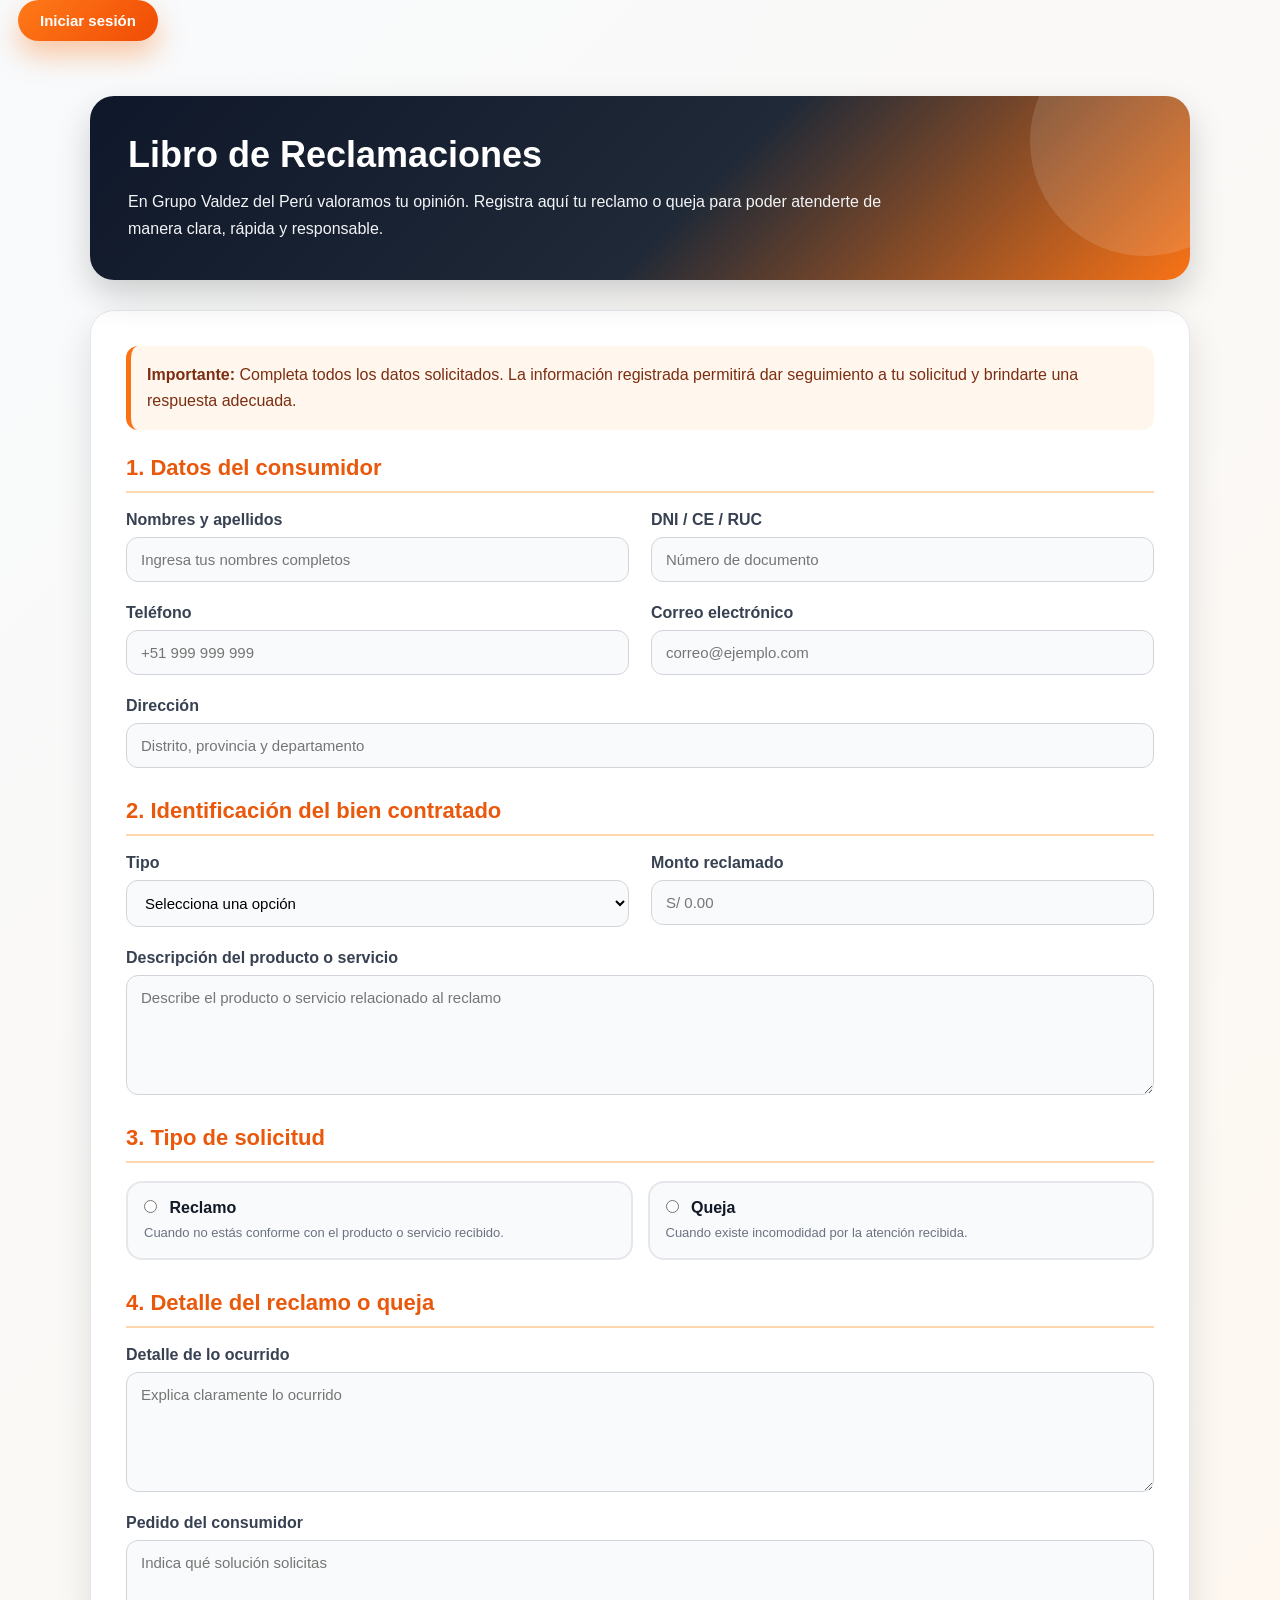
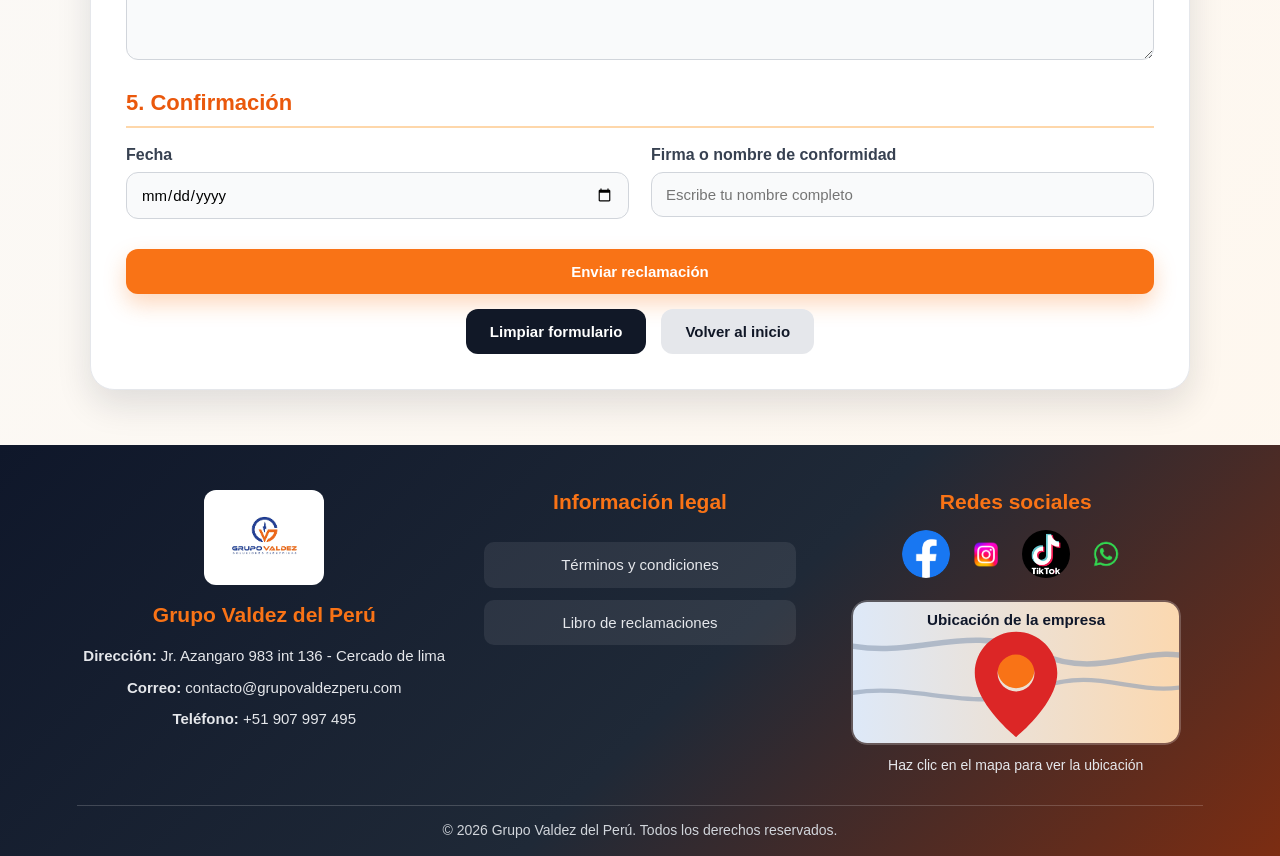
<file: Pagina web/libro-reclamaciones.html>
<!DOCTYPE html>
<html lang="es">
<head>
    <meta charset="UTF-8">
    <meta name="viewport" content="width=device-width, initial-scale=1.0">
    <title>Libro de Reclamaciones - Grupo Valdez del Perú</title>
    <link rel="stylesheet" href="css/style.css">
    <link rel="stylesheet" href="css/carruseles-logos.css">
    <link rel="stylesheet" href="css/footer-empresa.css">
    <link rel="stylesheet" href="css/libro-reclamaciones.css">
    <link rel="stylesheet" href="css/login-registro.css">
</head>
<body>
<span class="auth-login-logo-side">
    <span class="login-user-box">
        <button id="btnLoginHeader" class="btn-login-header" type="button">Iniciar sesión</button>

        <span id="loginUserBox" style="display:none;">
            <button class="usuario-bienvenido" type="button" id="usuarioNombreTexto">Bienvenido</button>

            <span class="menu-usuario" id="menuUsuario">
                <span class="usuario-card-top">
                    <span class="usuario-avatar"></span>
                    <span class="usuario-datos">
                        <strong class="usuarioNombreCompleto">Usuario</strong>
                        <span class="usuarioCorreoCard">correo@ejemplo.com</span>
                        <span class="usuario-verificado">🛡 Cuenta verificada</span>
                    </span>
                </span>



                <button type="button" id="btnCerrarSesion" class="btn-cerrar-sesion-card">↪ Cerrar sesión</button>
            </span>
        </span>
    </span>
</span>


    <main class="libro-wrapper">
        <section class="libro-hero">
            <h1>Libro de Reclamaciones</h1>
            <p>En Grupo Valdez del Perú valoramos tu opinión. Registra aquí tu reclamo o queja para poder atenderte de manera clara, rápida y responsable.</p>
        </section>

        <section class="libro-card">
            <div class="aviso">
                <strong>Importante:</strong> Completa todos los datos solicitados. La información registrada permitirá dar seguimiento a tu solicitud y brindarte una respuesta adecuada.
            </div>

            <form action="#" method="post">
                <div class="form-section">
                    <h2>1. Datos del consumidor</h2>
                    <div class="form-grid">
                        <div class="form-group">
                            <label for="nombre">Nombres y apellidos</label>
                            <input type="text" id="nombre" name="nombre" placeholder="Ingresa tus nombres completos" required>
                        </div>

                        <div class="form-group">
                            <label for="documento">DNI / CE / RUC</label>
                            <input type="text" id="documento" name="documento" placeholder="Número de documento" required>
                        </div>

                        <div class="form-group">
                            <label for="telefono">Teléfono</label>
                            <input type="tel" id="telefono" name="telefono" placeholder="+51 999 999 999" required>
                        </div>

                        <div class="form-group">
                            <label for="correo">Correo electrónico</label>
                            <input type="email" id="correo" name="correo" placeholder="correo@ejemplo.com" required>
                        </div>

                        <div class="form-group full">
                            <label for="direccion">Dirección</label>
                            <input type="text" id="direccion" name="direccion" placeholder="Distrito, provincia y departamento" required>
                        </div>
                    </div>
                </div>

                <div class="form-section">
                    <h2>2. Identificación del bien contratado</h2>
                    <div class="form-grid">
                        <div class="form-group">
                            <label for="tipo-bien">Tipo</label>
                            <select id="tipo-bien" name="tipo_bien" required>
                                <option value="">Selecciona una opción</option>
                                <option value="producto">Producto</option>
                                <option value="servicio">Servicio</option>
                            </select>
                        </div>

                        <div class="form-group">
                            <label for="monto">Monto reclamado</label>
                            <input type="text" id="monto" name="monto" placeholder="S/ 0.00">
                        </div>

                        <div class="form-group full">
                            <label for="descripcion-bien">Descripción del producto o servicio</label>
                            <textarea id="descripcion-bien" name="descripcion_bien" placeholder="Describe el producto o servicio relacionado al reclamo"></textarea>
                        </div>
                    </div>
                </div>

                <div class="form-section">
                    <h2>3. Tipo de solicitud</h2>
                    <div class="tipo-reclamo">
                        <label class="radio-card">
                            <input type="radio" name="tipo_solicitud" value="reclamo" required>
                            <strong>Reclamo</strong>
                            <span>Cuando no estás conforme con el producto o servicio recibido.</span>
                        </label>

                        <label class="radio-card">
                            <input type="radio" name="tipo_solicitud" value="queja" required>
                            <strong>Queja</strong>
                            <span>Cuando existe incomodidad por la atención recibida.</span>
                        </label>
                    </div>
                </div>

                <div class="form-section">
                    <h2>4. Detalle del reclamo o queja</h2>
                    <div class="form-grid">
                        <div class="form-group full">
                            <label for="detalle">Detalle de lo ocurrido</label>
                            <textarea id="detalle" name="detalle" placeholder="Explica claramente lo ocurrido" required></textarea>
                        </div>

                        <div class="form-group full">
                            <label for="pedido">Pedido del consumidor</label>
                            <textarea id="pedido" name="pedido" placeholder="Indica qué solución solicitas" required></textarea>
                        </div>
                    </div>
                </div>

                <div class="form-section">
                    <h2>5. Confirmación</h2>
                    <div class="form-grid">
                        <div class="form-group">
                            <label for="fecha">Fecha</label>
                            <input type="date" id="fecha" name="fecha" required>
                        </div>

                        <div class="form-group">
                            <label for="firma">Firma o nombre de conformidad</label>
                            <input type="text" id="firma" name="firma" placeholder="Escribe tu nombre completo" required>
                        </div>
                    </div>
                </div>

                <div class="form-acciones">
                    <button type="submit" class="btn-enviar">Enviar reclamación</button>
                    <button type="reset" class="btn-limpiar">Limpiar formulario</button>
                    <a href="index.html" class="btn-volver">Volver al inicio</a>
                </div>
            </form>
        </section>
    </main>

    <footer class="footer-empresa">
    <div class="footer-contenedor">
        <div class="footer-columna footer-info">
            <img class="footer-logo" src="img/logo.jpg" alt="Logo de la empresa">
            <h3>Grupo Valdez del Perú</h3>
            <p><strong>Dirección:</strong> Jr. Azangaro 983 int 136 - Cercado de lima</p>
            <p><strong>Correo:</strong> contacto@grupovaldezperu.com</p>
            <p><strong>Teléfono:</strong> +51 907 997 495</p>
        </div>

        <div class="footer-columna footer-links">
            <h3>Información legal</h3>
            <a href="terminos-condiciones.html">Términos y condiciones</a>
            <a href="libro-reclamaciones.html">Libro de reclamaciones</a>
        </div>

        <div class="footer-columna footer-columna-redes">
            <h3>Redes sociales</h3>
            <div class="footer-redes">
                <a class="facebook" href="https://www.facebook.com/people/Grupo-Valdez-Del-Peru/61560764052104/" target="_blank" rel="noopener" title="Facebook">
                    <img src="img/Facebook.png" alt="Facebook">
                </a>
                <a class="instagram" href="https://www.instagram.com/grupovaldezperu/" target="_blank" rel="noopener" title="Instagram">
                    <img src="img/Instagram.png" alt="Instagram">
                </a>
                <a class="tiktok" href="https://www.tiktok.com/@grupovaldezperu?_r=1&_t=ZS-96lxQh0HkHQ" target="_blank" rel="noopener" title="TikTok">
                    <img src="img/tiktok.png" alt="TikTok">
                </a>
                <a class="whatsapp" href="https://wa.me/51907997495" target="_blank" rel="noopener" title="WhatsApp">
                    <img src="img/whatsapp.png" alt="WhatsApp">
                </a>
            </div>
            <div class="footer-mapa">
                <a href="https://www.google.com/maps/search/?api=1&query=Grupo+Valdez+del+Peru" target="_blank" rel="noopener" title="Ver ubicación">
                    <img src="img/mapa-ubicacion.svg" alt="Mapa de ubicación de la empresa">
                </a>
                <p>Haz clic en el mapa para ver la ubicación</p>
            </div>
        </div>
    </div>
    <div class="footer-copy">
        © 2026 Grupo Valdez del Perú. Todos los derechos reservados.
    </div>
</footer>


<div class="login-overlay" id="loginOverlay">
    <div class="login-modal">
        <div class="login-modal-header">
            <button class="login-close" id="cerrarLogin" type="button">&times;</button>
            <img src="img/logo.jpg" alt="Logo de la empresa" class="login-logo">
            <h2 id="modalTituloAuth">Bienvenido de nuevo</h2>
            <p id="modalSubtituloAuth">Inicia sesión para continuar</p>
        </div>

        <div class="login-modal-body">
            <div id="authMessage" class="auth-message"></div>

            <form id="formLogin" class="auth-form active">
                <div class="auth-group">
                    <label for="loginCorreo">Correo electrónico</label>
                    <div class="input-icon-wrap">
                        <span class="input-icon">✉</span>
                        <input type="email" id="loginCorreo" placeholder="Ingresa tu correo electrónico" required>
                    </div>
                </div>

                <div class="auth-group">
                    <label for="loginPassword">Contraseña</label>
                    <div class="input-icon-wrap">
                        <span class="input-icon">🔒</span>
                        <input type="password" id="loginPassword" placeholder="Ingresa tu contraseña" required>
                    </div>
                </div>

                <div class="auth-row-options">
                    <label><input type="checkbox"> Recordarme</label>
                    <a href="#" data-auth-form="formRecuperar">¿Olvidaste tu contraseña?</a>
                </div>

                <button type="submit" class="btn-auth">🔐 Iniciar sesión</button>

                <div class="auth-links">
                    ¿Aún no te has registrado? ¿Qué esperas? <a href="#" data-auth-form="formRegistro">Dale click aquí</a>
                </div>
            </form>

            <form id="formRecuperar" class="auth-form">
                <div class="auth-group">
                    <label for="recCorreo">Correo electrónico</label>
                    <div class="input-icon-wrap">
                        <span class="input-icon">✉</span>
                        <input type="email" id="recCorreo" placeholder="Correo de tu cuenta" required>
                    </div>
                </div>

                <div class="auth-group">
                    <label for="recPassword">Nueva contraseña</label>
                    <div class="input-icon-wrap">
                        <span class="input-icon">🔒</span>
                        <input type="password" id="recPassword" placeholder="Ingresa tu nueva contraseña" required>
                    </div>
                </div>

                <button type="submit" class="btn-auth">↻ Actualizar contraseña</button>

                <div class="auth-links">
                    ¿Ya recordaste tu contraseña? <a href="#" data-auth-form="formLogin">Volver a iniciar sesión</a>
                </div>
            </form>

            <form id="formRegistro" class="auth-form">
                <div class="auth-grid">
                    <div class="auth-group">
                        <label for="regNombre">Nombre</label>
                        <div class="input-icon-wrap">
                            <span class="input-icon">👤</span>
                            <input type="text" id="regNombre" placeholder="Ingresa tu nombre" required>
                        </div>
                    </div>

                    <div class="auth-group">
                        <label for="regApellido">Apellido</label>
                        <div class="input-icon-wrap">
                            <span class="input-icon">👤</span>
                            <input type="text" id="regApellido" placeholder="Ingresa tu apellido" required>
                        </div>
                    </div>

                    <div class="auth-group full">
                        <label for="regCorreo">Correo electrónico</label>
                        <div class="input-icon-wrap">
                            <span class="input-icon">✉</span>
                            <input type="email" id="regCorreo" placeholder="Ingresa tu correo electrónico" required>
                        </div>
                    </div>

                    <div class="auth-group full">
                        <label for="regPassword">Contraseña</label>
                        <div class="input-icon-wrap">
                            <span class="input-icon">🔒</span>
                            <input type="password" id="regPassword" placeholder="Crea una contraseña" required>
                        </div>
                    </div>

                    <div class="auth-group full">
                        <label for="regTelefono">Teléfono</label>
                        <div class="input-icon-wrap">
                            <span class="input-icon">☎</span>
                            <input type="tel" id="regTelefono" placeholder="+51 999 999 999" required>
                        </div>
                    </div>
                </div>

                <button type="submit" class="btn-auth">👤 Registrarse</button>

                <div class="auth-links">
                    ¿Ya tienes cuenta? <a href="#" data-auth-form="formLogin">Iniciar sesión</a>
                </div>
            </form>
        </div>
    </div>
</div>

<script src="js/login-registro.js"></script>
</body>
</html>
</file>
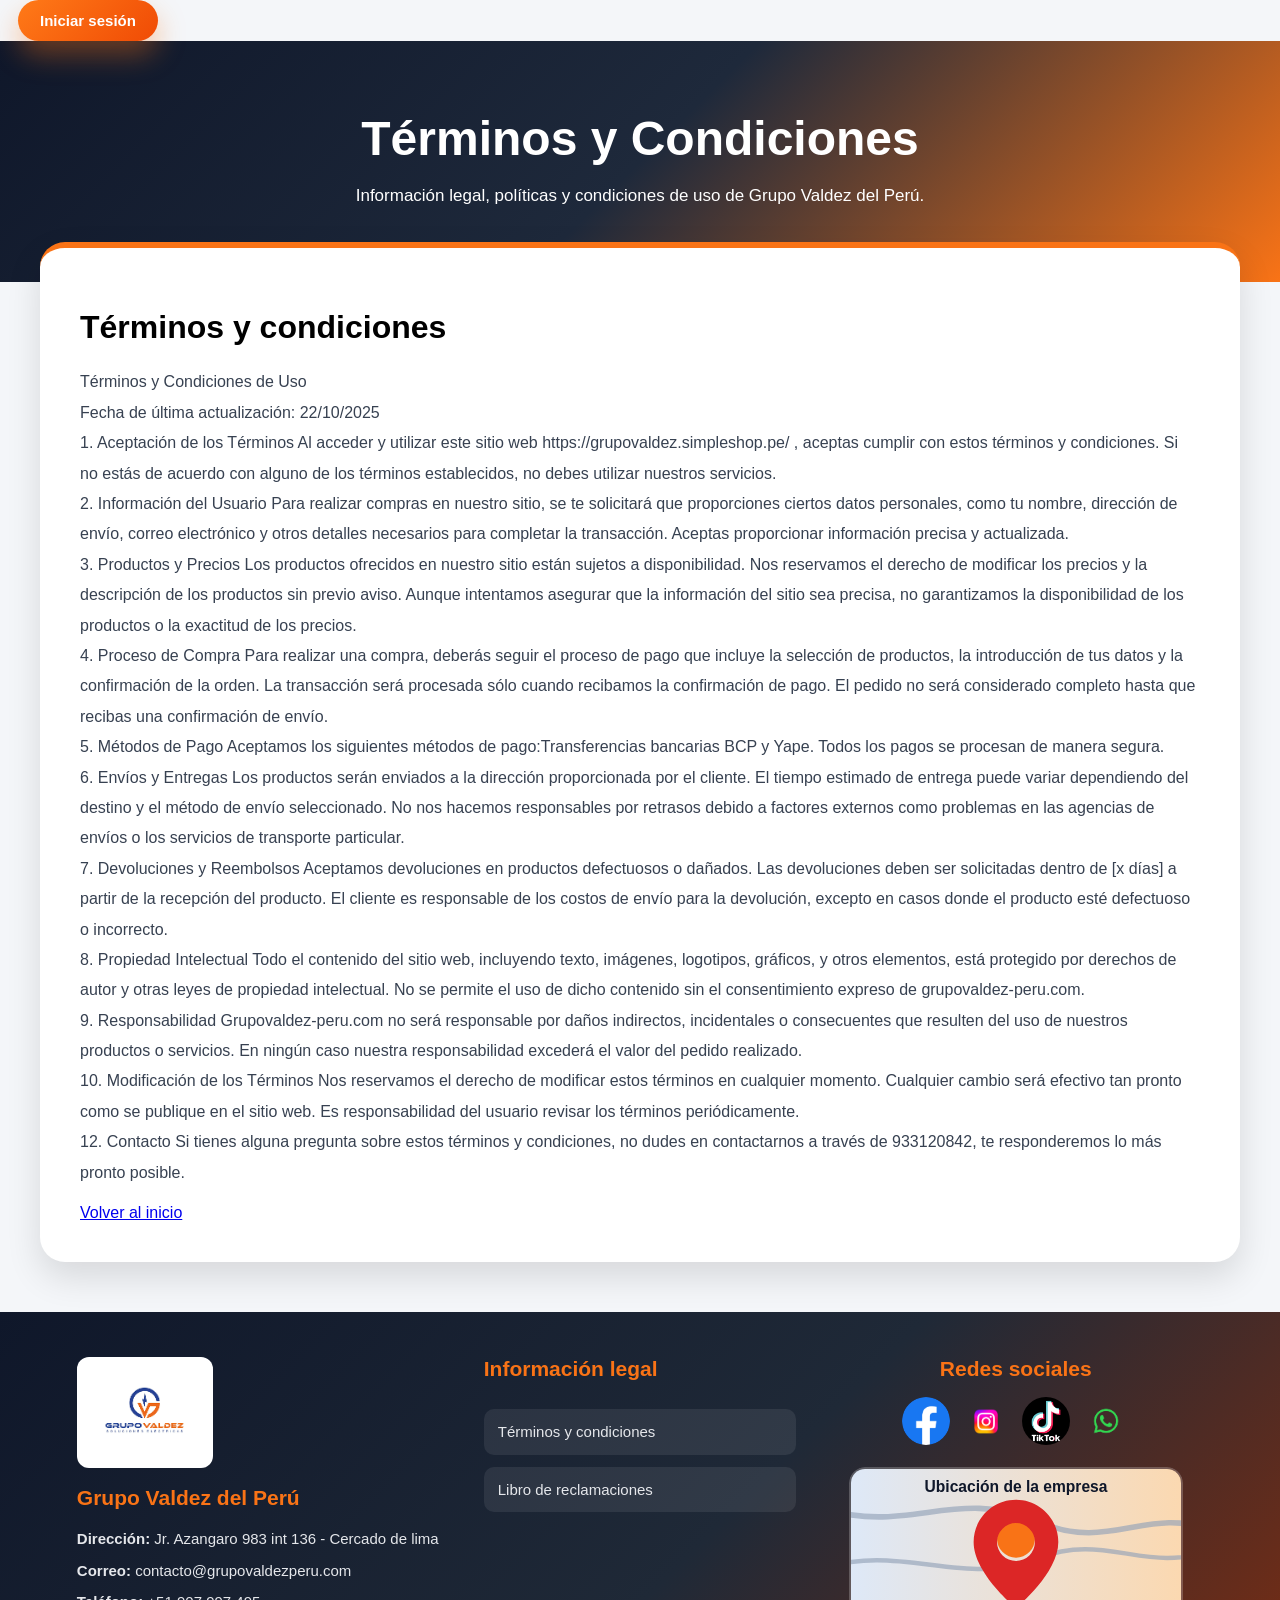
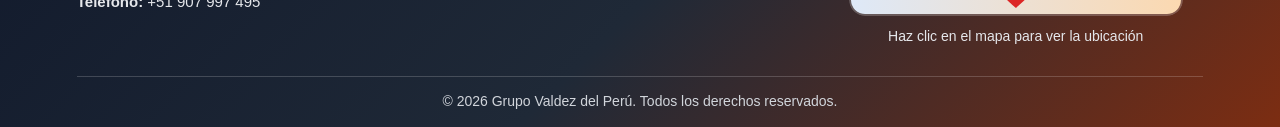
<file: Pagina web/terminos-condiciones.html>
<!DOCTYPE html>
<html lang="es">
<head>
<meta charset="UTF-8">
<meta name="viewport" content="width=device-width, initial-scale=1.0">
<title>Grupo Valdez del Perú</title>
<link rel="stylesheet" href="css/terminos-condiciones.css">
<link rel="stylesheet" href="css/footer-empresa.css">

<style>
.footer-empresa{padding:45px 6% 18px!important}
.footer-contenedor{max-width:none!important}
.footer-columna h3{font-size:21px!important}
.footer-logo{width:120px!important}
.footer-redes a img{width:48px!important;height:48px!important}
.footer-mapa img{max-width:330px!important;height:145px!important}
</style>
    <link rel="stylesheet" href="css/login-registro.css">
</head>
<body>
<span class="auth-login-logo-side">
    <span class="login-user-box">
        <button id="btnLoginHeader" class="btn-login-header" type="button">Iniciar sesión</button>

        <span id="loginUserBox" style="display:none;">
            <button class="usuario-bienvenido" type="button" id="usuarioNombreTexto">Bienvenido</button>

            <span class="menu-usuario" id="menuUsuario">
                <span class="usuario-card-top">
                    <span class="usuario-avatar"></span>
                    <span class="usuario-datos">
                        <strong class="usuarioNombreCompleto">Usuario</strong>
                        <span class="usuarioCorreoCard">correo@ejemplo.com</span>
                        <span class="usuario-verificado">🛡 Cuenta verificada</span>
                    </span>
                </span>



                <button type="button" id="btnCerrarSesion" class="btn-cerrar-sesion-card">↪ Cerrar sesión</button>
            </span>
        </span>
    </span>
</span>


<section class="hero-terminos">
    <h1>Términos y Condiciones</h1>
    <p>Información legal, políticas y condiciones de uso de Grupo Valdez del Perú.</p>
</section>

<div class="container-terminos">
    <div class="card-terminos">
        
<main>

    <h1>Términos y condiciones</h1>
    <p>Términos y Condiciones de Uso <br>
Fecha de última actualización: 22/10/2025 <br>
1. Aceptación de los Términos Al acceder y utilizar este sitio web https://grupovaldez.simpleshop.pe/ , aceptas cumplir con estos términos y condiciones. Si no estás de acuerdo con alguno de los términos establecidos, no debes utilizar nuestros servicios. <br>
2. Información del Usuario Para realizar compras en nuestro sitio, se te solicitará que proporciones ciertos datos personales, como tu nombre, dirección de envío, correo electrónico y otros detalles necesarios para completar la transacción. Aceptas proporcionar información precisa y actualizada. <br>
3. Productos y Precios Los productos ofrecidos en nuestro sitio están sujetos a disponibilidad. Nos reservamos el derecho de modificar los precios y la descripción de los productos sin previo aviso. Aunque intentamos asegurar que la información del sitio sea precisa, no garantizamos la disponibilidad de los productos o la exactitud de los precios. <br>
4. Proceso de Compra Para realizar una compra, deberás seguir el proceso de pago que incluye la selección de productos, la introducción de tus datos y la confirmación de la orden. La transacción será procesada sólo cuando recibamos la confirmación de pago. El pedido no será considerado completo hasta que recibas una confirmación de envío. <br>
5. Métodos de Pago Aceptamos los siguientes métodos de pago:Transferencias bancarias BCP y Yape. Todos los pagos se procesan de manera segura. <br>
6. Envíos y Entregas Los productos serán enviados a la dirección proporcionada por el cliente. El tiempo estimado de entrega puede variar dependiendo del destino y el método de envío seleccionado. No nos hacemos responsables por retrasos debido a factores externos como problemas en las agencias de envíos o los servicios de transporte particular. <br>
7. Devoluciones y Reembolsos Aceptamos devoluciones en productos defectuosos o dañados. Las devoluciones deben ser solicitadas dentro de [x días] a partir de la recepción del producto. El cliente es responsable de los costos de envío para la devolución, excepto en casos donde el producto esté defectuoso o incorrecto. <br>
8. Propiedad Intelectual Todo el contenido del sitio web, incluyendo texto, imágenes, logotipos, gráficos, y otros elementos, está protegido por derechos de autor y otras leyes de propiedad intelectual. No se permite el uso de dicho contenido sin el consentimiento expreso de grupovaldez-peru.com. <br>
9. Responsabilidad Grupovaldez-peru.com no será responsable por daños indirectos, incidentales o consecuentes que resulten del uso de nuestros productos o servicios. En ningún caso nuestra responsabilidad excederá el valor del pedido realizado. <br>
10. Modificación de los Términos Nos reservamos el derecho de modificar estos términos en cualquier momento. Cualquier cambio será efectivo tan pronto como se publique en el sitio web. Es responsabilidad del usuario revisar los términos periódicamente. <br>
12. Contacto Si tienes alguna pregunta sobre estos términos y condiciones, no dudes en contactarnos a través de 933120842, te responderemos lo más pronto posible.
</p>
    <a class="volver" href="index.html">Volver al inicio</a>
</main>

    </div>
</div>



<footer class="footer-empresa">
    <div class="footer-contenedor">
        <div class="footer-columna footer-info">
            <img class="footer-logo" src="img/logo.jpg" alt="Logo de la empresa">
            <h3>Grupo Valdez del Perú</h3>
            <p><strong>Dirección:</strong> Jr. Azangaro 983 int 136 - Cercado de lima</p>
            <p><strong>Correo:</strong> contacto@grupovaldezperu.com</p>
            <p><strong>Teléfono:</strong> +51 907 997 495</p>
        </div>

        <div class="footer-columna footer-links">
            <h3>Información legal</h3>
            <a href="terminos-condiciones.html">Términos y condiciones</a>
            <a href="libro-reclamaciones.html">Libro de reclamaciones</a>
        </div>

        <div class="footer-columna footer-columna-redes">
            <h3>Redes sociales</h3>
            <div class="footer-redes">
                <a class="facebook" href="https://www.facebook.com/people/Grupo-Valdez-Del-Peru/61560764052104/" target="_blank" rel="noopener" title="Facebook">
                    <img src="img/Facebook.png" alt="Facebook">
                </a>
                <a class="instagram" href="https://www.instagram.com/grupovaldezperu/" target="_blank" rel="noopener" title="Instagram">
                    <img src="img/Instagram.png" alt="Instagram">
                </a>
                <a class="tiktok" href="https://www.tiktok.com/@grupovaldezperu?_r=1&_t=ZS-96lxQh0HkHQ" target="_blank" rel="noopener" title="TikTok">
                    <img src="img/tiktok.png" alt="TikTok">
                </a>
                <a class="whatsapp" href="https://wa.me/51907997495" target="_blank" rel="noopener" title="WhatsApp">
                    <img src="img/whatsapp.png" alt="WhatsApp">
                </a>
            </div>
            <div class="footer-mapa">
                <a href="https://www.google.com/maps/search/?api=1&query=Grupo+Valdez+del+Peru" target="_blank" rel="noopener" title="Ver ubicación">
                    <img src="img/mapa-ubicacion.svg" alt="Mapa de ubicación de la empresa">
                </a>
                <p>Haz clic en el mapa para ver la ubicación</p>
            </div>
        </div>
    </div>
    <div class="footer-copy">
        © 2026 Grupo Valdez del Perú. Todos los derechos reservados.
    </div>
</footer>

<div class="login-overlay" id="loginOverlay">
    <div class="login-modal">
        <div class="login-modal-header">
            <button class="login-close" id="cerrarLogin" type="button">&times;</button>
            <img src="img/logo.jpg" alt="Logo de la empresa" class="login-logo">
            <h2 id="modalTituloAuth">Bienvenido de nuevo</h2>
            <p id="modalSubtituloAuth">Inicia sesión para continuar</p>
        </div>

        <div class="login-modal-body">
            <div id="authMessage" class="auth-message"></div>

            <form id="formLogin" class="auth-form active">
                <div class="auth-group">
                    <label for="loginCorreo">Correo electrónico</label>
                    <div class="input-icon-wrap">
                        <span class="input-icon">✉</span>
                        <input type="email" id="loginCorreo" placeholder="Ingresa tu correo electrónico" required>
                    </div>
                </div>

                <div class="auth-group">
                    <label for="loginPassword">Contraseña</label>
                    <div class="input-icon-wrap">
                        <span class="input-icon">🔒</span>
                        <input type="password" id="loginPassword" placeholder="Ingresa tu contraseña" required>
                    </div>
                </div>

                <div class="auth-row-options">
                    <label><input type="checkbox"> Recordarme</label>
                    <a href="#" data-auth-form="formRecuperar">¿Olvidaste tu contraseña?</a>
                </div>

                <button type="submit" class="btn-auth">🔐 Iniciar sesión</button>

                <div class="auth-links">
                    ¿Aún no te has registrado? ¿Qué esperas? <a href="#" data-auth-form="formRegistro">Dale click aquí</a>
                </div>
            </form>

            <form id="formRecuperar" class="auth-form">
                <div class="auth-group">
                    <label for="recCorreo">Correo electrónico</label>
                    <div class="input-icon-wrap">
                        <span class="input-icon">✉</span>
                        <input type="email" id="recCorreo" placeholder="Correo de tu cuenta" required>
                    </div>
                </div>

                <div class="auth-group">
                    <label for="recPassword">Nueva contraseña</label>
                    <div class="input-icon-wrap">
                        <span class="input-icon">🔒</span>
                        <input type="password" id="recPassword" placeholder="Ingresa tu nueva contraseña" required>
                    </div>
                </div>

                <button type="submit" class="btn-auth">↻ Actualizar contraseña</button>

                <div class="auth-links">
                    ¿Ya recordaste tu contraseña? <a href="#" data-auth-form="formLogin">Volver a iniciar sesión</a>
                </div>
            </form>

            <form id="formRegistro" class="auth-form">
                <div class="auth-grid">
                    <div class="auth-group">
                        <label for="regNombre">Nombre</label>
                        <div class="input-icon-wrap">
                            <span class="input-icon">👤</span>
                            <input type="text" id="regNombre" placeholder="Ingresa tu nombre" required>
                        </div>
                    </div>

                    <div class="auth-group">
                        <label for="regApellido">Apellido</label>
                        <div class="input-icon-wrap">
                            <span class="input-icon">👤</span>
                            <input type="text" id="regApellido" placeholder="Ingresa tu apellido" required>
                        </div>
                    </div>

                    <div class="auth-group full">
                        <label for="regCorreo">Correo electrónico</label>
                        <div class="input-icon-wrap">
                            <span class="input-icon">✉</span>
                            <input type="email" id="regCorreo" placeholder="Ingresa tu correo electrónico" required>
                        </div>
                    </div>

                    <div class="auth-group full">
                        <label for="regPassword">Contraseña</label>
                        <div class="input-icon-wrap">
                            <span class="input-icon">🔒</span>
                            <input type="password" id="regPassword" placeholder="Crea una contraseña" required>
                        </div>
                    </div>

                    <div class="auth-group full">
                        <label for="regTelefono">Teléfono</label>
                        <div class="input-icon-wrap">
                            <span class="input-icon">☎</span>
                            <input type="tel" id="regTelefono" placeholder="+51 999 999 999" required>
                        </div>
                    </div>
                </div>

                <button type="submit" class="btn-auth">👤 Registrarse</button>

                <div class="auth-links">
                    ¿Ya tienes cuenta? <a href="#" data-auth-form="formLogin">Iniciar sesión</a>
                </div>
            </form>
        </div>
    </div>
</div>

<script src="js/login-registro.js"></script>
</body>
</html>
</file>
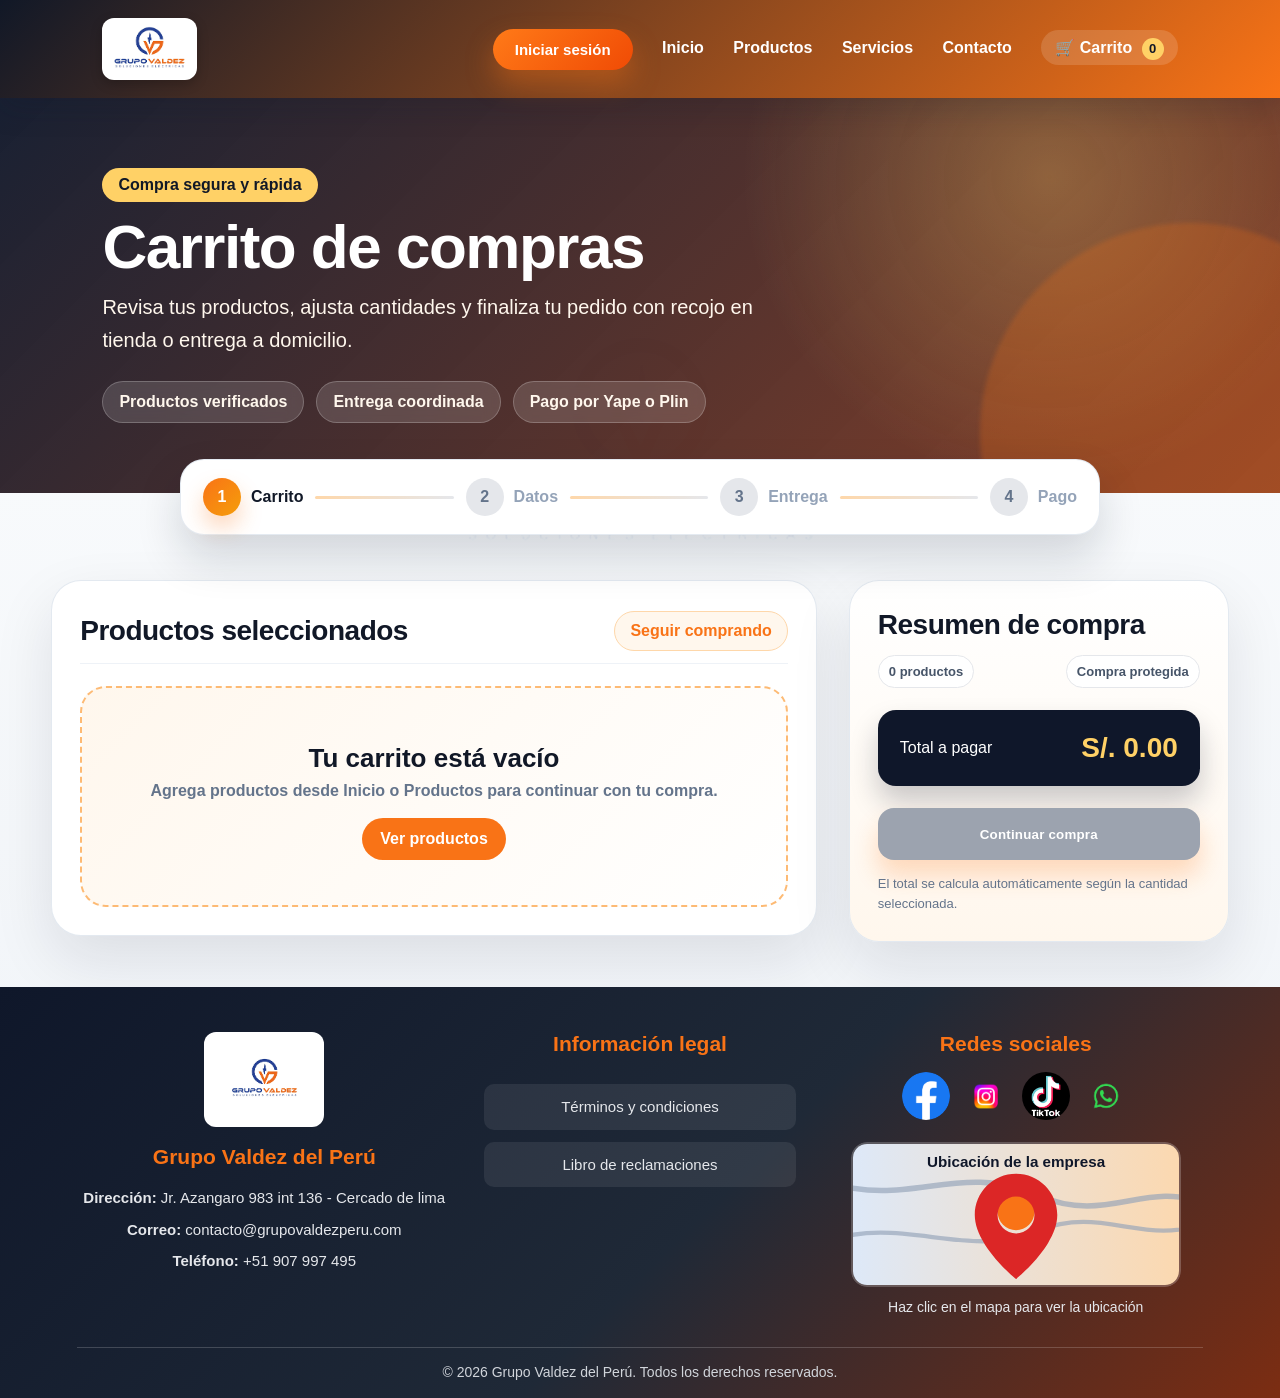
<file: Pagina web/pages/carrito.html>
<!DOCTYPE html>
<html lang="es">
<head>
    <meta charset="UTF-8">
    <meta name="viewport" content="width=device-width, initial-scale=1.0">
    <title>Grupo Valdez del Perú</title>
    <link rel="stylesheet" href="../css/style.css">
    <link rel="stylesheet" href="../css/footer-empresa.css">
    <link rel="stylesheet" href="../css/login-registro.css">
</head>
<body id="carritoPage">
<header class="header">
    <a href="../index.html" class="logo" aria-label="Ir a la página principal"><img src="../img/logo.jpg" alt="Logo Grupo Valdez del Perú" class="logo-img"></a>
    <nav class="navbar"><span class="auth-login-logo-side">
    <span class="login-user-box">
        <button id="btnLoginHeader" class="btn-login-header" type="button">Iniciar sesión</button>

        <span id="loginUserBox" style="display:none;">
            <button class="usuario-bienvenido" type="button" id="usuarioNombreTexto">Bienvenido</button>

            <span class="menu-usuario" id="menuUsuario">
                <span class="usuario-card-top">
                    <span class="usuario-avatar"></span>
                    <span class="usuario-datos">
                        <strong class="usuarioNombreCompleto">Usuario</strong>
                        <span class="usuarioCorreoCard">correo@ejemplo.com</span>
                        <span class="usuario-verificado">🛡 Cuenta verificada</span>
                    </span>
                </span>


                <button type="button" id="btnCerrarSesion" class="btn-cerrar-sesion-card">↪ Cerrar sesión</button>
            </span>
        </span>
    </span>
</span>
        <a href="../index.html">Inicio</a>
        <a href="productos.html">Productos</a>
        <a href="servicios.html">Servicios</a>
        <a href="contacto.html">Contacto</a>
        <a href="carrito.html" class="nav-carrito">🛒 Carrito <span class="contador-carrito">0</span></a>
    </nav>
</header>

<section class="carrito-hero carrito-hero-premium">
    <div class="carrito-hero-contenido">
        <span class="carrito-badge">Compra segura y rápida</span>
        <h1>Carrito de compras</h1>
        <p>Revisa tus productos, ajusta cantidades y finaliza tu pedido con recojo en tienda o entrega a domicilio.</p>
        <div class="carrito-beneficios">
            <span> Productos verificados</span>
            <span> Entrega coordinada</span>
            <span> Pago por Yape o Plin</span>
        </div>
    </div>
</section>

<section class="checkout-progreso" aria-label="Progreso de compra">
    <div class="progreso-item activo"><span>1</span><p>Carrito</p></div>
    <div class="progreso-linea"></div>
    <div class="progreso-item"><span>2</span><p>Datos</p></div>
    <div class="progreso-linea"></div>
    <div class="progreso-item"><span>3</span><p>Entrega</p></div>
    <div class="progreso-linea"></div>
    <div class="progreso-item"><span>4</span><p>Pago</p></div>
</section>

<main class="carrito-contenedor">
    <section class="carrito-panel">
        <div class="carrito-panel-titulo">
            <h2>Productos seleccionados</h2>
            <a href="productos.html">Seguir comprando</a>
        </div>
        <div id="listaCarrito" class="lista-carrito"></div>
    </section>

    <aside class="resumen-compra">
        <h2>Resumen de compra</h2>
        <div class="resumen-mini"><span id="cantidadResumen">0 productos</span><span>Compra protegida</span></div>
        <div class="resumen-linea">
            <span>Total a pagar</span>
            <strong id="totalCarrito">S/. 0.00</strong>
        </div>
        <button id="btnContinuarDatos" type="button" class="btn-resumen">Continuar compra</button>
        <p class="resumen-nota">El total se calcula automáticamente según la cantidad seleccionada.</p>
    </aside>
</main>

<section id="pasoDatosCliente" class="checkout-paso checkout-card">
    <span class="checkout-etiqueta">Paso 2</span>
    <h2>Datos del cliente</h2>
    <p>Completa tus datos para continuar con la compra.</p>
    <form id="formDatosCliente" class="checkout-form">
        <input type="text" placeholder="Nombre" required>
        <input type="text" placeholder="Apellido" required>
        <input type="email" placeholder="Correo electrónico" required>
        <input type="tel" placeholder="Teléfono" required>
        <input class="full" type="text" placeholder="Dirección" required>
        <button class="full" type="submit">Continuar compra</button>
    </form>
</section>

<section id="pasoEntrega" class="checkout-paso checkout-card">
    <span class="checkout-etiqueta">Paso 3</span>
    <h2>Elige la forma de entrega</h2>
    <div class="opciones-entrega">
        <button type="button" data-entrega="tienda"><strong> Recojo en tienda</strong><small>Sin costo adicional</small></button>
        <button type="button" data-entrega="domicilio"><strong> A domicilio</strong><small>Entrega coordinada</small></button>
    </div>

    <div id="detalleTienda" class="opcion-entrega-detalle">
        <h3>Grupo Valdez del Perú</h3>
        <p><strong>Dirección:</strong> Jr. Azangaro 983 int 136 - Cercado de Lima</p>
        <p>Puede recoger sus productos de lunes a viernes de 8 am hasta las 6 pm. <br> Se puede comunicar a este numero +51 907 997 495 si su producto ya se encuentra en tienda</p>
        <button id="btnPagoTienda" type="button">Método de pago</button>
    </div>

    <div id="detalleDomicilio" class="opcion-entrega-detalle">
        <h3>Datos para envío a domicilio</h3>
        <div class="aviso-entrega-domicilio"> El producto se estará entregando entre 2 días a 1 semana, dependiendo de la zona de entrega. <br> Nos estaremos comunicando al numero que ingreso para cualquier aviso o informacion</div>
        <form id="formDomicilio" class="checkout-form">
            <input type="text" placeholder="Nombre" required>
            <input type="text" placeholder="Apellido" required>
            <input type="text" placeholder="DNI" maxlength="8" required>
            <input type="email" placeholder="Correo electrónico" required>
            <input type="text" value="Perú" readonly>
            <input type="text" placeholder="Provincia" required>
            <input type="text" placeholder="Distrito" required>
            <input class="full" type="text" placeholder="Dirección" required>
            <button class="full" type="submit">Método de pago</button>
        </form>
    </div>
</section>

<section id="pasoPago" class="checkout-paso checkout-card pago-card">
    <span class="checkout-etiqueta">Paso 4</span>
    <h2>Método de pago</h2>
    <p>Selecciona Yape o Plin para realizar el pago.</p>
    <div class="metodos-pago">
        <button type="button" data-pago="yape" class="seleccionado"><strong>Yape</strong><small>Escanea el QR</small></button>
        <button type="button" data-pago="plin"><strong>Plin</strong><small>Escanea el QR</small></button>
    </div>
    <div class="qr-pago">
        <img id="qrPagoImagen" src="../img/yape.jpeg" alt="QR de pago Yape">
        <div>
            <h3>Escanea el QR para realizar tu pago</h3>
            <p>Método seleccionado: <strong id="pagoSeleccionado">YAPE</strong></p>
            <p>Enviar tu comprobante a este número: <strong>+51 907 997 495</strong></p>
        </div>
    </div>
    <button id="btnConfirmarCompra" type="button" class="btn-confirmar">Confirmar compra</button>
</section>

<section id="mensajeCompraExitosa" class="checkout-paso compra-exitosa">
    <h2> Tu compra fue realizada exitosamente</h2>
    <p>Gracias por confiar en Grupo Valdez del Perú. Revisaremos tu comprobante y nos comunicaremos contigo.</p>
    <a class="btn" href="productos.html">Volver a productos</a>
</section>

<footer class="footer-empresa">
    <div class="footer-contenedor">
        <div class="footer-columna footer-info">
            <img class="footer-logo" src="../img/logo.jpg" alt="Logo de la empresa">
            <h3>Grupo Valdez del Perú</h3>
            <p><strong>Dirección:</strong> Jr. Azangaro 983 int 136 - Cercado de lima</p>
            <p><strong>Correo:</strong> contacto@grupovaldezperu.com</p>
            <p><strong>Teléfono:</strong> +51 907 997 495</p>
        </div>

        <div class="footer-columna footer-links">
            <h3>Información legal</h3>
            <a href="../terminos-condiciones.html">Términos y condiciones</a>
            <a href="../libro-reclamaciones.html">Libro de reclamaciones</a>
        </div>

        <div class="footer-columna footer-columna-redes">
            <h3>Redes sociales</h3>
            <div class="footer-redes">
                <a class="facebook" href="https://www.facebook.com/people/Grupo-Valdez-Del-Peru/61560764052104/" target="_blank" rel="noopener" title="Facebook">
                    <img src="../img/Facebook.png" alt="Facebook">
                </a>
                <a class="instagram" href="https://www.instagram.com/grupovaldezperu/" target="_blank" rel="noopener" title="Instagram">
                    <img src="../img/Instagram.png" alt="Instagram">
                </a>
                <a class="tiktok" href="https://www.tiktok.com/@grupovaldezperu?_r=1&_t=ZS-96lxQh0HkHQ" target="_blank" rel="noopener" title="TikTok">
                    <img src="../img/tiktok.png" alt="TikTok">
                </a>
                <a class="whatsapp" href="https://wa.me/51907997495" target="_blank" rel="noopener" title="WhatsApp">
                    <img src="../img/whatsapp.png" alt="WhatsApp">
                </a>
            </div>
            <div class="footer-mapa">
                <a href="https://www.google.com/maps/search/?api=1&query=Grupo+Valdez+del+Peru" target="_blank" rel="noopener" title="Ver ubicación">
                    <img src="../img/mapa-ubicacion.svg" alt="Mapa de ubicación de la empresa">
                </a>
                <p>Haz clic en el mapa para ver la ubicación</p>
            </div>
        </div>
    </div>
    <div class="footer-copy">
        © 2026 Grupo Valdez del Perú. Todos los derechos reservados.
    </div>
</footer>

<script src="../js/main.js"></script>
<script src="../js/login-registro.js"></script>
</body>
</html>
</file>
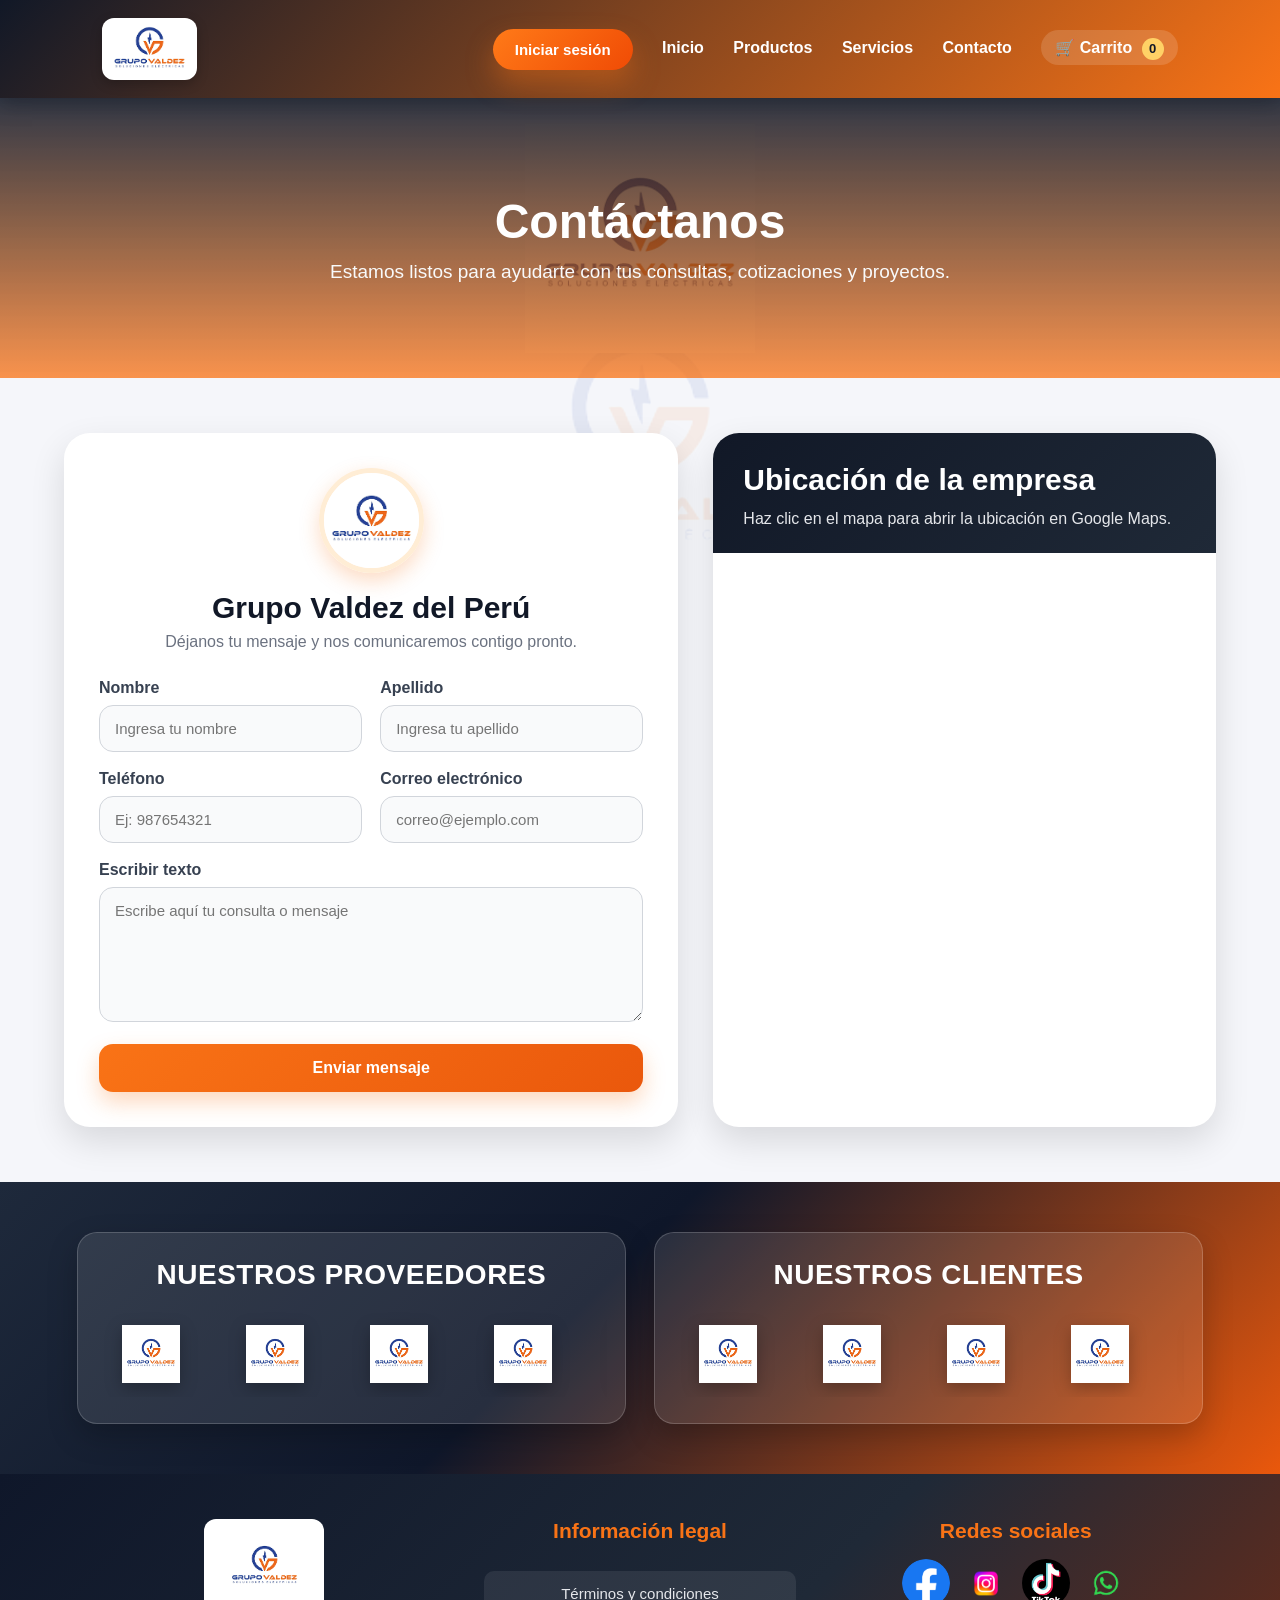
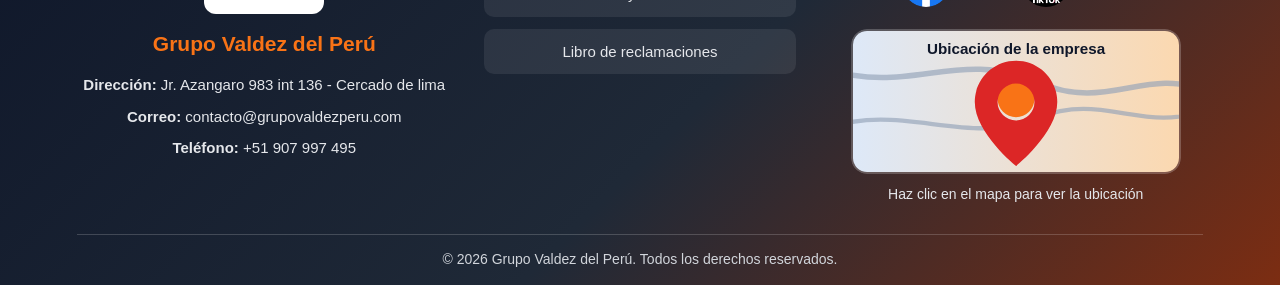
<file: Pagina web/pages/contacto.html>
<!DOCTYPE html>
<html lang="es">
<head>
    <meta charset="UTF-8">
    <meta name="viewport" content="width=device-width, initial-scale=1.0">
    <title>Grupo Valdez del Perú</title>
    <link rel="stylesheet" href="../css/style.css">
<style></style>
    <link rel="stylesheet" href="../css/carruseles-logos.css">
    <link rel="stylesheet" href="../css/footer-empresa.css">
    <link rel="stylesheet" href="../css/login-registro.css">
</head>
<body>
<header class="header">
    <a href="../index.html" class="logo" aria-label="Ir a la página principal"><img src="../img/logo.jpg" alt="Logo Grupo Valdez del Perú" class="logo-img"></a>
    <nav class="navbar"><span class="auth-login-logo-side">
    <span class="login-user-box">
        <button id="btnLoginHeader" class="btn-login-header" type="button">Iniciar sesión</button>

        <span id="loginUserBox" style="display:none;">
            <button class="usuario-bienvenido" type="button" id="usuarioNombreTexto">Bienvenido</button>

            <span class="menu-usuario" id="menuUsuario">
                <span class="usuario-card-top">
                    <span class="usuario-avatar"></span>
                    <span class="usuario-datos">
                        <strong class="usuarioNombreCompleto">Usuario</strong>
                        <span class="usuarioCorreoCard">correo@ejemplo.com</span>
                        <span class="usuario-verificado">🛡 Cuenta verificada</span>
                    </span>
                </span>


                <button type="button" id="btnCerrarSesion" class="btn-cerrar-sesion-card">↪ Cerrar sesión</button>
            </span>
        </span>
    </span>
</span>

        <a href="../index.html">Inicio</a>
        <a href="productos.html">Productos</a>
        <a href="servicios.html">Servicios</a>
        <a href="contacto.html">Contacto</a>
        <a href="carrito.html" class="nav-carrito">🛒 Carrito <span class="contador-carrito">0</span></a>
    </nav>
</header>

<section class="contacto-hero">
    <div>
        <h1>Contáctanos</h1>
        <p>Estamos listos para ayudarte con tus consultas, cotizaciones y proyectos.</p>
    </div>
</section>

<section class="contacto-contenedor">
    <div class="formulario-contacto">
        <div class="contacto-logo">
            <img src="../img/logo.jpg" alt="Logo Grupo Valdez del Perú">
            <h2>Grupo Valdez del Perú</h2>
            <p>Déjanos tu mensaje y nos comunicaremos contigo pronto.</p>
        </div>

        <form>
            <div class="fila-formulario">
                <div class="campo-formulario">
                    <label for="nombre">Nombre</label>
                    <input type="text" id="nombre" name="nombre" placeholder="Ingresa tu nombre" required>
                </div>
                <div class="campo-formulario">
                    <label for="apellido">Apellido</label>
                    <input type="text" id="apellido" name="apellido" placeholder="Ingresa tu apellido" required>
                </div>
            </div>

            <div class="fila-formulario">
                <div class="campo-formulario">
                    <label for="telefono">Teléfono</label>
                    <input type="tel" id="telefono" name="telefono" placeholder="Ej: 987654321" required>
                </div>
                <div class="campo-formulario">
                    <label for="correo">Correo electrónico</label>
                    <input type="email" id="correo" name="correo" placeholder="correo@ejemplo.com" required>
                </div>
            </div>

            <div class="campo-formulario">
                <label for="mensaje">Escribir texto</label>
                <textarea id="mensaje" name="mensaje" rows="6" placeholder="Escribe aquí tu consulta o mensaje" required></textarea>
            </div>

            <button type="submit" class="btn-enviar">Enviar mensaje</button>
        </form>
    </div>

    <div class="mapa-contacto">
        <div class="mapa-info">
            <h2>Ubicación de la empresa</h2>
            <p>Haz clic en el mapa para abrir la ubicación en Google Maps.</p>
        </div>

        <a href="https://www.google.com/maps/search/?api=1&query=Grupo+Valdez+del+Peru+Ferreteria" target="_blank" class="mapa-click" title="Abrir ubicación en Google Maps">
            <iframe
                src="https://www.google.com/maps?q=Grupo%20Valdez%20del%20Peru%20Ferreteria&output=embed"
                loading="lazy"
                referrerpolicy="no-referrer-when-downgrade">
            </iframe>
            <div class="capa-mapa">
                <span>Abrir ubicación</span>
            </div>
        </a>
    </div>
</section>
    <section class="banners-logos">
        <div class="banner-logos-card">
            <h2>Nuestros proveedores</h2>
            <div class="logo-carousel">
                <div class="logo-track izquierda">
                    <div class="logo-empresa"><img src="../img/logos/logo.jpg" alt="Logo"></div>
                    <div class="logo-empresa"><img src="../img/logos/logo.jpg" alt="Logo"></div>
                    <div class="logo-empresa"><img src="../img/logos/logo.jpg" alt="Logo"></div>
                    <div class="logo-empresa"><img src="../img/logos/logo.jpg" alt="Logo"></div>
                    <div class="logo-empresa"><img src="../img/logos/logo.jpg" alt="Logo"></div>
                    <div class="logo-empresa"><img src="../img/logos/logo.jpg" alt="Logo"></div>
                    <div class="logo-empresa"><img src="../img/logos/logo.jpg" alt="Logo"></div>
                    <div class="logo-empresa"><img src="../img/logos/logo.jpg" alt="Logo"></div>
                    <div class="logo-empresa"><img src="../img/logos/logo.jpg" alt="Logo"></div>
                    <div class="logo-empresa"><img src="../img/logos/logo.jpg" alt="Logo"></div>
                    <div class="logo-empresa"><img src="../img/logos/logo.jpg" alt="Logo"></div>
                    <div class="logo-empresa"><img src="../img/logos/logo.jpg" alt="Logo"></div>
                    <div class="logo-empresa"><img src="../img/logos/logo.jpg" alt="Logo"></div>
                    <div class="logo-empresa"><img src="../img/logos/logo.jpg" alt="Logo"></div>
                    <div class="logo-empresa"><img src="../img/logos/logo.jpg" alt="Logo"></div>
                    <div class="logo-empresa"><img src="../img/logos/logo.jpg" alt="Logo"></div>
                    <div class="logo-empresa"><img src="../img/logos/logo.jpg" alt="Logo"></div>
                    <div class="logo-empresa"><img src="../img/logos/logo.jpg" alt="Logo"></div>
                    <div class="logo-empresa"><img src="../img/logos/logo.jpg" alt="Logo"></div>
                    <div class="logo-empresa"><img src="../img/logos/logo.jpg" alt="Logo"></div>
                </div>
            </div>
        </div>

        <div class="banner-logos-card">
            <h2>Nuestros clientes</h2>
            <div class="logo-carousel">
                <div class="logo-track derecha">
                    <div class="logo-empresa"><img src="../img/logos/logo.jpg" alt="Logo"></div>
                    <div class="logo-empresa"><img src="../img/logos/logo.jpg" alt="Logo"></div>
                    <div class="logo-empresa"><img src="../img/logos/logo.jpg" alt="Logo"></div>
                    <div class="logo-empresa"><img src="../img/logos/logo.jpg" alt="Logo"></div>
                    <div class="logo-empresa"><img src="../img/logos/logo.jpg" alt="Logo"></div>
                    <div class="logo-empresa"><img src="../img/logos/logo.jpg" alt="Logo"></div>
                    <div class="logo-empresa"><img src="../img/logos/logo.jpg" alt="Logo"></div>
                    <div class="logo-empresa"><img src="../img/logos/logo.jpg" alt="Logo"></div>
                    <div class="logo-empresa"><img src="../img/logos/logo.jpg" alt="Logo"></div>
                    <div class="logo-empresa"><img src="../img/logos/logo.jpg" alt="Logo"></div>
                    <div class="logo-empresa"><img src="../img/logos/logo.jpg" alt="Logo"></div>
                    <div class="logo-empresa"><img src="../img/logos/logo.jpg" alt="Logo"></div>
                    <div class="logo-empresa"><img src="../img/logos/logo.jpg" alt="Logo"></div>
                    <div class="logo-empresa"><img src="../img/logos/logo.jpg" alt="Logo"></div>
                    <div class="logo-empresa"><img src="../img/logos/logo.jpg" alt="Logo"></div>
                    <div class="logo-empresa"><img src="../img/logos/logo.jpg" alt="Logo"></div>
                    <div class="logo-empresa"><img src="../img/logos/logo.jpg" alt="Logo"></div>
                    <div class="logo-empresa"><img src="../img/logos/logo.jpg" alt="Logo"></div>
                    <div class="logo-empresa"><img src="../img/logos/logo.jpg" alt="Logo"></div>
                    <div class="logo-empresa"><img src="../img/logos/logo.jpg" alt="Logo"></div>
                </div>
            </div>
        </div>
    </section>

    
<footer class="footer-empresa">
    <div class="footer-contenedor">
        <div class="footer-columna footer-info">
            <img class="footer-logo" src="../img/logo.jpg" alt="Logo de la empresa">
            <h3>Grupo Valdez del Perú</h3>
            <p><strong>Dirección:</strong> Jr. Azangaro 983 int 136 - Cercado de lima</p>
            <p><strong>Correo:</strong> contacto@grupovaldezperu.com</p>
            <p><strong>Teléfono:</strong> +51 907 997 495</p>
        </div>

        <div class="footer-columna footer-links">
            <h3>Información legal</h3>
            <a href="../terminos-condiciones.html">Términos y condiciones</a>
            <a href="../libro-reclamaciones.html">Libro de reclamaciones</a>
        </div>

        <div class="footer-columna footer-columna-redes">
            <h3>Redes sociales</h3>
            <div class="footer-redes">
                <a class="facebook" href="https://www.facebook.com/people/Grupo-Valdez-Del-Peru/61560764052104/" target="_blank" rel="noopener" title="Facebook">
                    <img src="../img/Facebook.png" alt="Facebook">
                </a>
                <a class="instagram" href="https://www.instagram.com/grupovaldezperu/" target="_blank" rel="noopener" title="Instagram">
                    <img src="../img/Instagram.png" alt="Instagram">
                </a>
                <a class="tiktok" href="https://www.tiktok.com/@grupovaldezperu?_r=1&_t=ZS-96lxQh0HkHQ" target="_blank" rel="noopener" title="TikTok">
                    <img src="../img/tiktok.png" alt="TikTok">
                </a>
                <a class="whatsapp" href="https://wa.me/51907997495" target="_blank" rel="noopener" title="WhatsApp">
                    <img src="../img/whatsapp.png" alt="WhatsApp">
                </a>
            </div>
            <div class="footer-mapa">
                <a href="https://www.google.com/maps/search/?api=1&query=Grupo+Valdez+del+Peru" target="_blank" rel="noopener" title="Ver ubicación">
                    <img src="../img/mapa-ubicacion.svg" alt="Mapa de ubicación de la empresa">
                </a>
                <p>Haz clic en el mapa para ver la ubicación</p>
            </div>
        </div>
    </div>
    <div class="footer-copy">
        © 2026 Grupo Valdez del Perú. Todos los derechos reservados.
    </div>
</footer>


<div class="login-overlay" id="loginOverlay">
    <div class="login-modal">
        <div class="login-modal-header">
            <button class="login-close" id="cerrarLogin" type="button">&times;</button>
            <img src="../img/logo.jpg" alt="Logo de la empresa" class="login-logo">
            <h2 id="modalTituloAuth">Bienvenido de nuevo</h2>
            <p id="modalSubtituloAuth">Inicia sesión para continuar</p>
        </div>

        <div class="login-modal-body">
            <div id="authMessage" class="auth-message"></div>

            <form id="formLogin" class="auth-form active">
                <div class="auth-group">
                    <label for="loginCorreo">Correo electrónico</label>
                    <div class="input-icon-wrap">
                        <span class="input-icon">✉</span>
                        <input type="email" id="loginCorreo" placeholder="Ingresa tu correo electrónico" required>
                    </div>
                </div>

                <div class="auth-group">
                    <label for="loginPassword">Contraseña</label>
                    <div class="input-icon-wrap">
                        <span class="input-icon">🔒</span>
                        <input type="password" id="loginPassword" placeholder="Ingresa tu contraseña" required>
                    </div>
                </div>

                <div class="auth-row-options">
                    <label><input type="checkbox"> Recordarme</label>
                    <a href="#" data-auth-form="formRecuperar">¿Olvidaste tu contraseña?</a>
                </div>

                <button type="submit" class="btn-auth"> Iniciar sesión</button>

                <div class="auth-links">
                    ¿Aún no te has registrado? ¿Qué esperas? <a href="#" data-auth-form="formRegistro">Dale click aquí</a>
                </div>
            </form>

            <form id="formRecuperar" class="auth-form">
                <div class="auth-group">
                    <label for="recCorreo">Correo electrónico</label>
                    <div class="input-icon-wrap">
                        <span class="input-icon">✉</span>
                        <input type="email" id="recCorreo" placeholder="Correo de tu cuenta" required>
                    </div>
                </div>

                <div class="auth-group">
                    <label for="recPassword">Nueva contraseña</label>
                    <div class="input-icon-wrap">
                        <span class="input-icon">🔒</span>
                        <input type="password" id="recPassword" placeholder="Ingresa tu nueva contraseña" required>
                    </div>
                </div>

                <button type="submit" class="btn-auth">↻ Actualizar contraseña</button>

                <div class="auth-links">
                    ¿Ya recordaste tu contraseña? <a href="#" data-auth-form="formLogin">Volver a iniciar sesión</a>
                </div>
            </form>

            <form id="formRegistro" class="auth-form">
                <div class="auth-grid">
                    <div class="auth-group">
                        <label for="regNombre">Nombre</label>
                        <div class="input-icon-wrap">
                            <span class="input-icon"></span>
                            <input type="text" id="regNombre" placeholder="Ingresa tu nombre" required>
                        </div>
                    </div>

                    <div class="auth-group">
                        <label for="regApellido">Apellido</label>
                        <div class="input-icon-wrap">
                            <span class="input-icon"></span>
                            <input type="text" id="regApellido" placeholder="Ingresa tu apellido" required>
                        </div>
                    </div>

                    <div class="auth-group full">
                        <label for="regCorreo">Correo electrónico</label>
                        <div class="input-icon-wrap">
                            <span class="input-icon">✉</span>
                            <input type="email" id="regCorreo" placeholder="Ingresa tu correo electrónico" required>
                        </div>
                    </div>

                    <div class="auth-group full">
                        <label for="regPassword">Contraseña</label>
                        <div class="input-icon-wrap">
                            <span class="input-icon">🔒</span>
                            <input type="password" id="regPassword" placeholder="Crea una contraseña" required>
                        </div>
                    </div>

                    <div class="auth-group full">
                        <label for="regTelefono">Teléfono</label>
                        <div class="input-icon-wrap">
                            <span class="input-icon">☎</span>
                            <input type="tel" id="regTelefono" placeholder="+51 999 999 999" required>
                        </div>
                    </div>
                </div>

                <button type="submit" class="btn-auth"> Registrarse</button>

                <div class="auth-links">
                    ¿Ya tienes cuenta? <a href="#" data-auth-form="formLogin">Iniciar sesión</a>
                </div>
            </form>
        </div>
    </div>
</div>

<script src="../js/login-registro.js"></script>
</body>
</html>
</file>
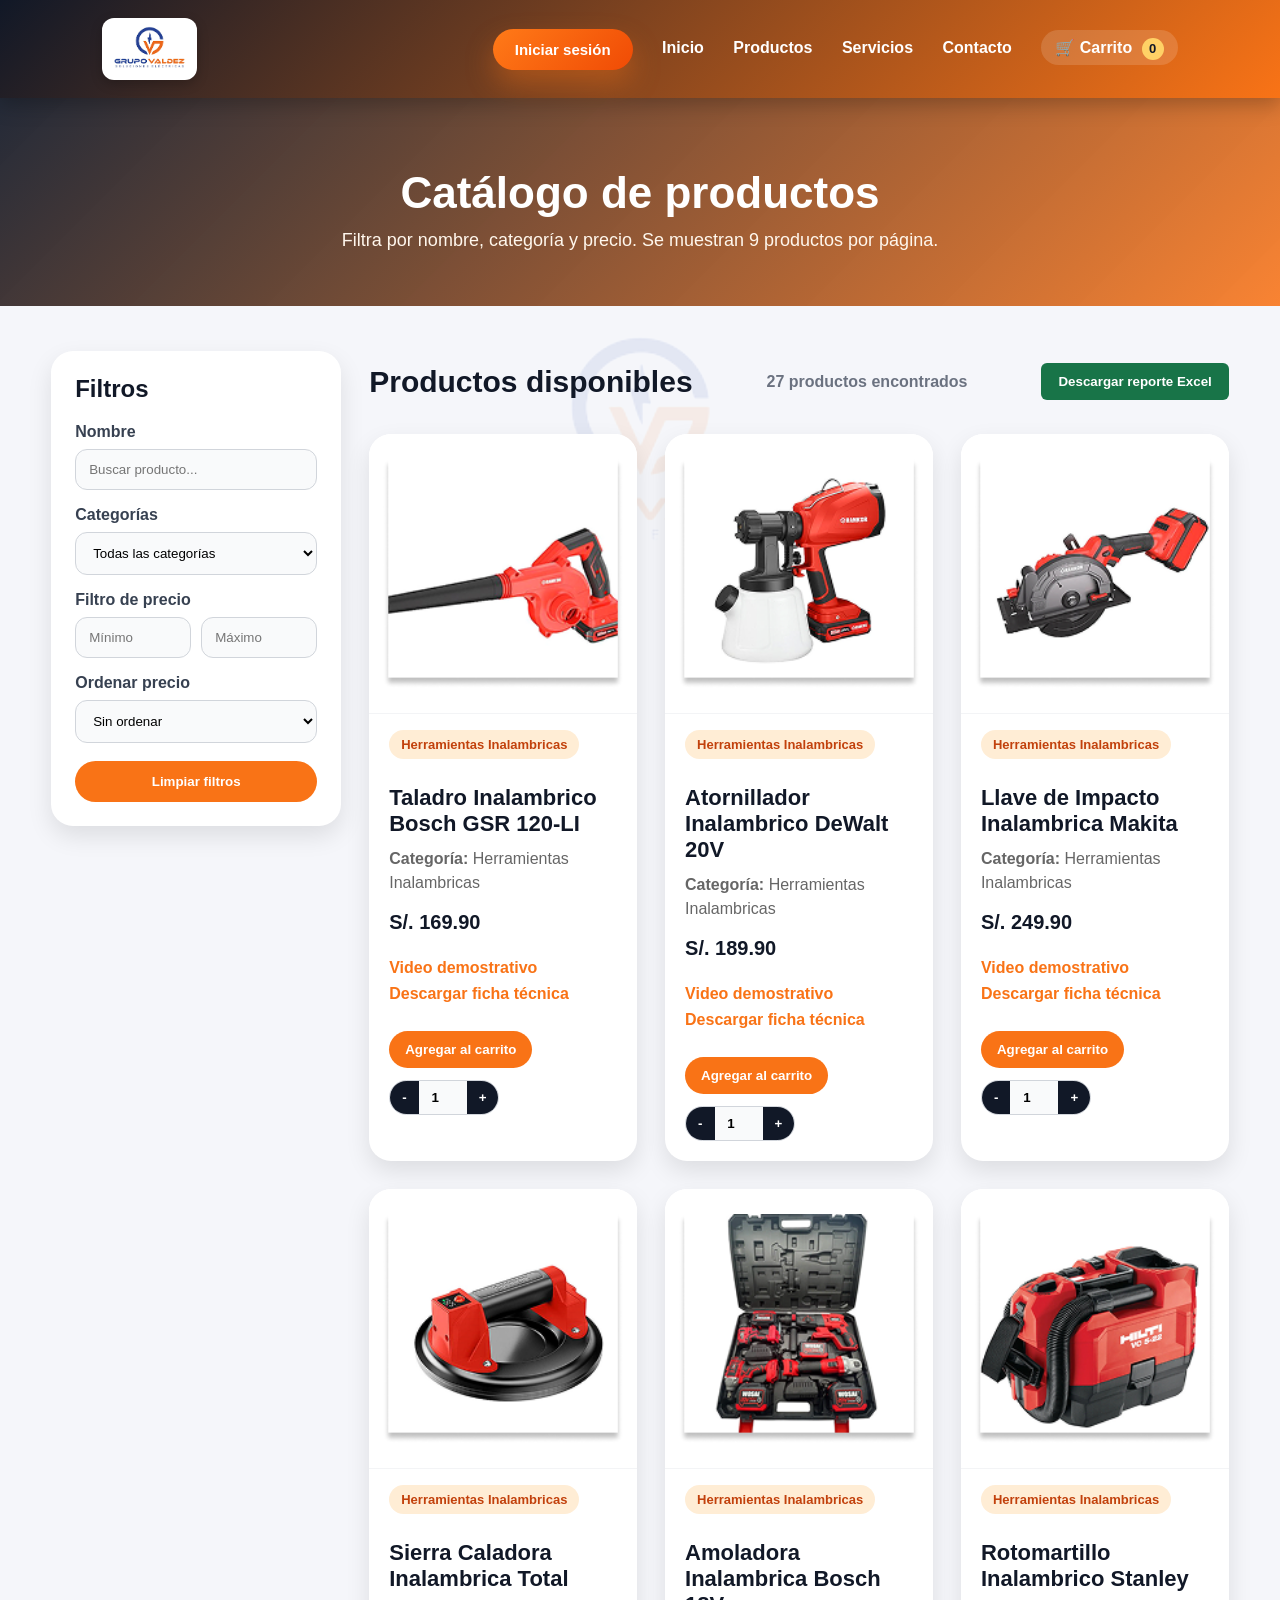
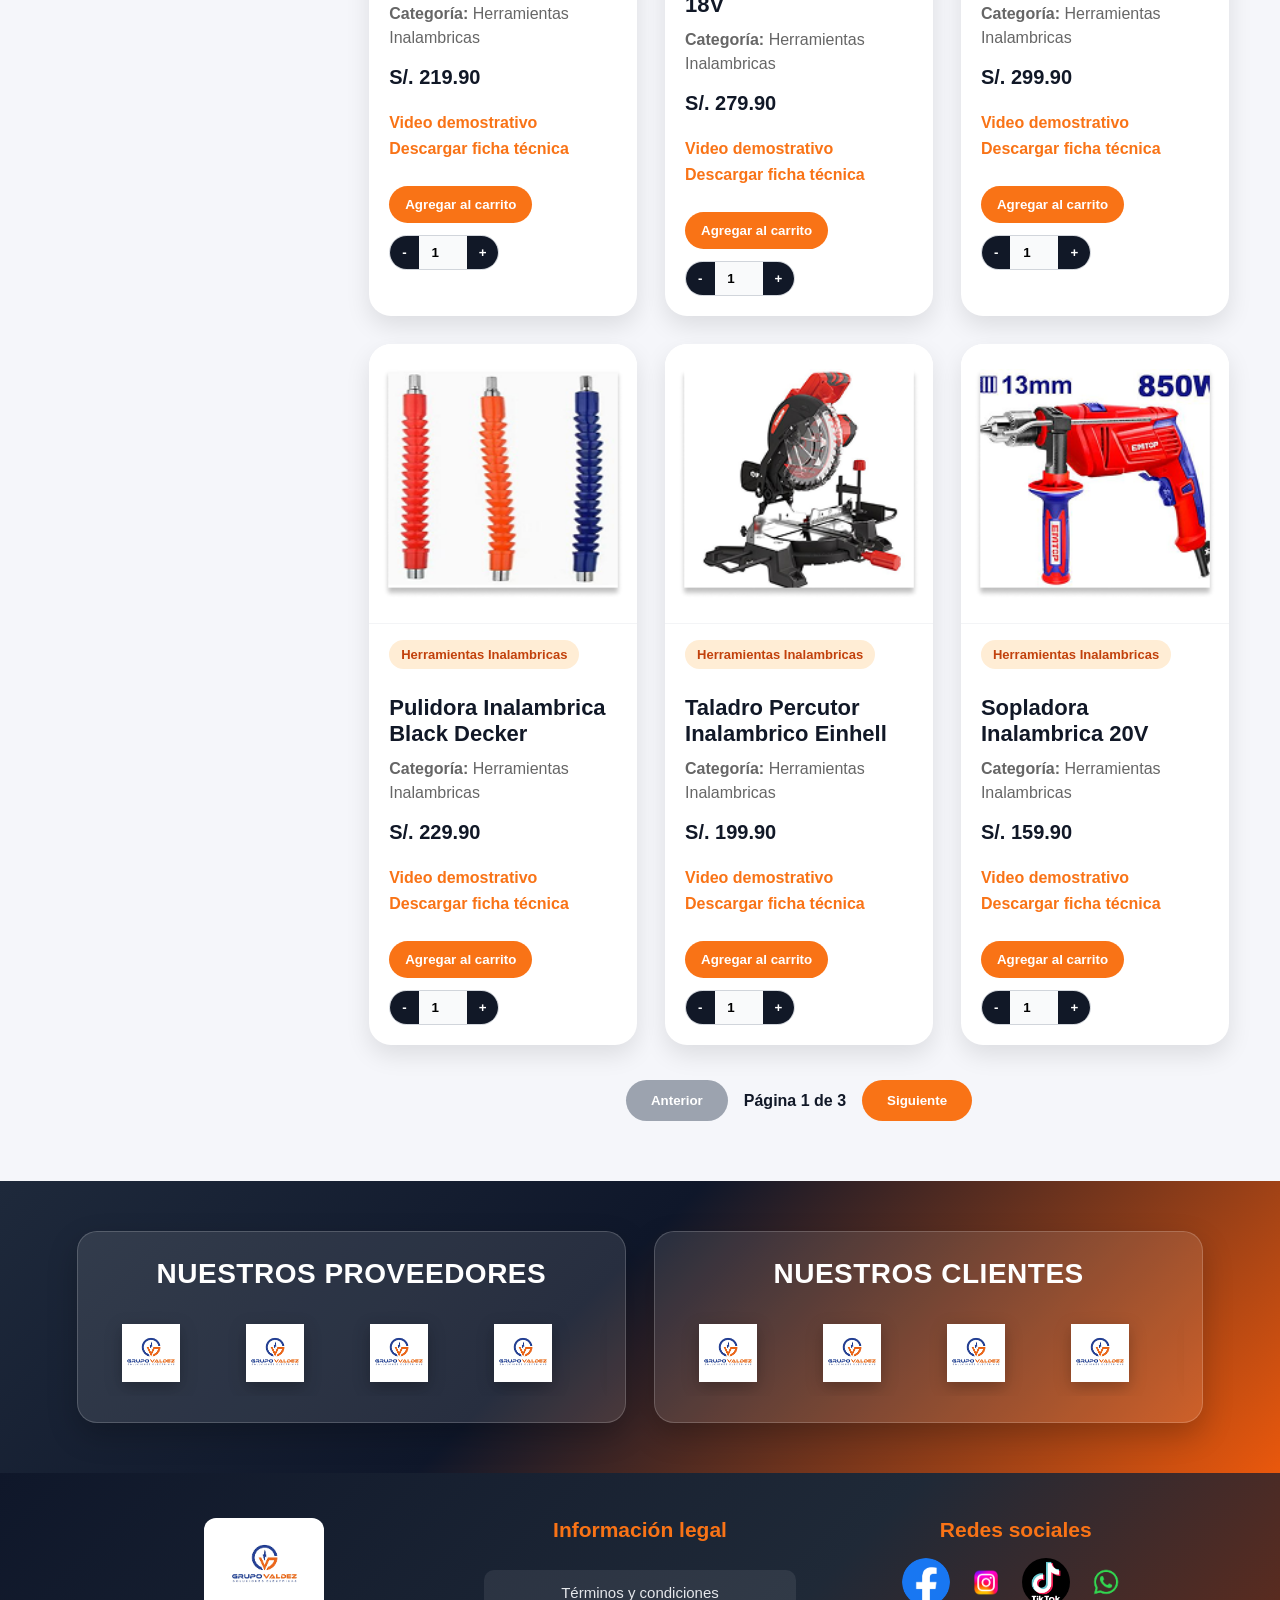
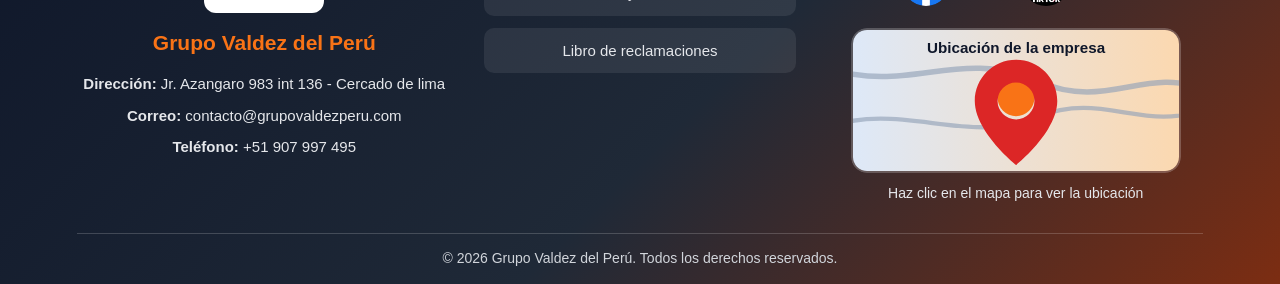
<file: Pagina web/pages/productos.html>
<!DOCTYPE html>
<html lang="es">
<head>
    <meta charset="UTF-8">
    <meta name="viewport" content="width=device-width, initial-scale=1.0">
    <title>Grupo Valdez del Perú</title>
    <link rel="stylesheet" href="../css/style.css">
<style></style>
    <link rel="stylesheet" href="../css/carruseles-logos.css">
    <link rel="stylesheet" href="../css/footer-empresa.css">
    <link rel="stylesheet" href="../css/login-registro.css">
<style>.btn-reporte-excel{display:inline-block;margin:12px 0;padding:11px 17px;background:#187448;color:#fff;text-decoration:none;border-radius:6px;font-weight:600}.btn-reporte-excel:hover{background:#105a37}</style>
</head>
<body>
<header class="header">
    <a href="../index.html" class="logo" aria-label="Ir a la página principal"><img src="../img/logo.jpg" alt="Logo Grupo Valdez del Perú" class="logo-img"></a>
    <nav class="navbar"><span class="auth-login-logo-side">
    <span class="login-user-box">
        <button id="btnLoginHeader" class="btn-login-header" type="button">Iniciar sesión</button>

        <span id="loginUserBox" style="display:none;">
            <button class="usuario-bienvenido" type="button" id="usuarioNombreTexto">Bienvenido</button>

            <span class="menu-usuario" id="menuUsuario">
                <span class="usuario-card-top">
                    <span class="usuario-avatar"></span>
                    <span class="usuario-datos">
                        <strong class="usuarioNombreCompleto">Usuario</strong>
                        <span class="usuarioCorreoCard">correo@ejemplo.com</span>
                        <span class="usuario-verificado">🛡 Cuenta verificada</span>
                    </span>
                </span>


                <button type="button" id="btnCerrarSesion" class="btn-cerrar-sesion-card">↪ Cerrar sesión</button>
            </span>
        </span>
    </span>
</span>

        <a href="../index.html">Inicio</a>
        <a href="productos.html">Productos</a>
        <a href="servicios.html">Servicios</a>
        <a href="contacto.html">Contacto</a>
        <a href="carrito.html" class="nav-carrito">🛒 Carrito <span class="contador-carrito">0</span></a>
    </nav>
</header>

<section class="productos-hero">
    <h1>Catálogo de productos</h1>
    <p>Filtra por nombre, categoría y precio. Se muestran 9 productos por página.</p>
</section>

<main class="catalogo-contenedor">
    <aside class="panel-filtros">
        <h2>Filtros</h2>

        <label for="filtroNombre">Nombre</label>
        <input type="text" id="filtroNombre" placeholder="Buscar producto...">

        <label for="filtroCategoria">Categorías</label>
        <select id="filtroCategoria">
            <option value="">Todas las categorías</option>
            <option value="Herramientas Inalambricas">Herramientas Inalambricas</option>
            <option value="Herramientas electricas">Herramientas electricas</option>
            <option value="Herramientas manuales">Herramientas manuales</option>
        </select>

        <label>Filtro de precio</label>
        <div class="precio-doble">
            <input type="number" id="precioMin" min="0" placeholder="Mínimo">
            <input type="number" id="precioMax" min="0" placeholder="Máximo">
        </div>

        <label for="ordenPrecio">Ordenar precio</label>
        <select id="ordenPrecio">
            <option value="">Sin ordenar</option>
            <option value="asc">Aumentar precio</option>
            <option value="desc">Disminuir precio</option>
        </select>

        <button id="limpiarFiltros" class="btn-filtro">Limpiar filtros</button>
    </aside>

    <section class="catalogo-productos">
        <div class="catalogo-info">
            <h2>Productos disponibles</h2>
            <p id="contadorProductos">0 productos encontrados</p>
            <button type="button" id="descargarReporteExcel" class="btn-reporte-excel" title="Exporta todos los productos del catálogo">Descargar reporte Excel</button>
        </div>

        <div id="productosGrid" class="grid productos-grid"></div>

        <div class="paginacion">
            <button id="btnAnterior">Anterior</button>
            <span id="paginaActual">Página 1 de 1</span>
            <button id="btnSiguiente">Siguiente</button>
        </div>
    </section>
</main>
    <section class="banners-logos">
        <div class="banner-logos-card">
            <h2>Nuestros proveedores</h2>
            <div class="logo-carousel">
                <div class="logo-track izquierda">
                    <div class="logo-empresa"><img src="../img/logos/logo.jpg" alt="Logo"></div>
                    <div class="logo-empresa"><img src="../img/logos/logo.jpg" alt="Logo"></div>
                    <div class="logo-empresa"><img src="../img/logos/logo.jpg" alt="Logo"></div>
                    <div class="logo-empresa"><img src="../img/logos/logo.jpg" alt="Logo"></div>
                    <div class="logo-empresa"><img src="../img/logos/logo.jpg" alt="Logo"></div>
                    <div class="logo-empresa"><img src="../img/logos/logo.jpg" alt="Logo"></div>
                    <div class="logo-empresa"><img src="../img/logos/logo.jpg" alt="Logo"></div>
                    <div class="logo-empresa"><img src="../img/logos/logo.jpg" alt="Logo"></div>
                    <div class="logo-empresa"><img src="../img/logos/logo.jpg" alt="Logo"></div>
                    <div class="logo-empresa"><img src="../img/logos/logo.jpg" alt="Logo"></div>
                    <div class="logo-empresa"><img src="../img/logos/logo.jpg" alt="Logo"></div>
                    <div class="logo-empresa"><img src="../img/logos/logo.jpg" alt="Logo"></div>
                    <div class="logo-empresa"><img src="../img/logos/logo.jpg" alt="Logo"></div>
                    <div class="logo-empresa"><img src="../img/logos/logo.jpg" alt="Logo"></div>
                    <div class="logo-empresa"><img src="../img/logos/logo.jpg" alt="Logo"></div>
                    <div class="logo-empresa"><img src="../img/logos/logo.jpg" alt="Logo"></div>
                    <div class="logo-empresa"><img src="../img/logos/logo.jpg" alt="Logo"></div>
                    <div class="logo-empresa"><img src="../img/logos/logo.jpg" alt="Logo"></div>
                    <div class="logo-empresa"><img src="../img/logos/logo.jpg" alt="Logo"></div>
                    <div class="logo-empresa"><img src="../img/logos/logo.jpg" alt="Logo"></div>
                </div>
            </div>
        </div>

        <div class="banner-logos-card">
            <h2>Nuestros clientes</h2>
            <div class="logo-carousel">
                <div class="logo-track derecha">
                    <div class="logo-empresa"><img src="../img/logos/logo.jpg" alt="Logo"></div>
                    <div class="logo-empresa"><img src="../img/logos/logo.jpg" alt="Logo"></div>
                    <div class="logo-empresa"><img src="../img/logos/logo.jpg" alt="Logo"></div>
                    <div class="logo-empresa"><img src="../img/logos/logo.jpg" alt="Logo"></div>
                    <div class="logo-empresa"><img src="../img/logos/logo.jpg" alt="Logo"></div>
                    <div class="logo-empresa"><img src="../img/logos/logo.jpg" alt="Logo"></div>
                    <div class="logo-empresa"><img src="../img/logos/logo.jpg" alt="Logo"></div>
                    <div class="logo-empresa"><img src="../img/logos/logo.jpg" alt="Logo"></div>
                    <div class="logo-empresa"><img src="../img/logos/logo.jpg" alt="Logo"></div>
                    <div class="logo-empresa"><img src="../img/logos/logo.jpg" alt="Logo"></div>
                    <div class="logo-empresa"><img src="../img/logos/logo.jpg" alt="Logo"></div>
                    <div class="logo-empresa"><img src="../img/logos/logo.jpg" alt="Logo"></div>
                    <div class="logo-empresa"><img src="../img/logos/logo.jpg" alt="Logo"></div>
                    <div class="logo-empresa"><img src="../img/logos/logo.jpg" alt="Logo"></div>
                    <div class="logo-empresa"><img src="../img/logos/logo.jpg" alt="Logo"></div>
                    <div class="logo-empresa"><img src="../img/logos/logo.jpg" alt="Logo"></div>
                    <div class="logo-empresa"><img src="../img/logos/logo.jpg" alt="Logo"></div>
                    <div class="logo-empresa"><img src="../img/logos/logo.jpg" alt="Logo"></div>
                    <div class="logo-empresa"><img src="../img/logos/logo.jpg" alt="Logo"></div>
                    <div class="logo-empresa"><img src="../img/logos/logo.jpg" alt="Logo"></div>
                </div>
            </div>
        </div>
    </section>

    
<footer class="footer-empresa">
    <div class="footer-contenedor">
        <div class="footer-columna footer-info">
            <img class="footer-logo" src="../img/logo.jpg" alt="Logo de la empresa">
            <h3>Grupo Valdez del Perú</h3>
            <p><strong>Dirección:</strong> Jr. Azangaro 983 int 136 - Cercado de lima</p>
            <p><strong>Correo:</strong> contacto@grupovaldezperu.com</p>
            <p><strong>Teléfono:</strong> +51 907 997 495</p>
        </div>

        <div class="footer-columna footer-links">
            <h3>Información legal</h3>
            <a href="../terminos-condiciones.html">Términos y condiciones</a>
            <a href="../libro-reclamaciones.html">Libro de reclamaciones</a>
        </div>

        <div class="footer-columna footer-columna-redes">
            <h3>Redes sociales</h3>
            <div class="footer-redes">
                <a class="facebook" href="https://www.facebook.com/people/Grupo-Valdez-Del-Peru/61560764052104/" target="_blank" rel="noopener" title="Facebook">
                    <img src="../img/Facebook.png" alt="Facebook">
                </a>
                <a class="instagram" href="https://www.instagram.com/grupovaldezperu/" target="_blank" rel="noopener" title="Instagram">
                    <img src="../img/Instagram.png" alt="Instagram">
                </a>
                <a class="tiktok" href="https://www.tiktok.com/@grupovaldezperu?_r=1&_t=ZS-96lxQh0HkHQ" target="_blank" rel="noopener" title="TikTok">
                    <img src="../img/tiktok.png" alt="TikTok">
                </a>
                <a class="whatsapp" href="https://wa.me/51907997495" target="_blank" rel="noopener" title="WhatsApp">
                    <img src="../img/whatsapp.png" alt="WhatsApp">
                </a>
            </div>
            <div class="footer-mapa">
                <a href="https://www.google.com/maps/search/?api=1&query=Grupo+Valdez+del+Peru" target="_blank" rel="noopener" title="Ver ubicación">
                    <img src="../img/mapa-ubicacion.svg" alt="Mapa de ubicación de la empresa">
                </a>
                <p>Haz clic en el mapa para ver la ubicación</p>
            </div>
        </div>
    </div>
    <div class="footer-copy">
        © 2026 Grupo Valdez del Perú. Todos los derechos reservados.
    </div>
</footer>

<script src="../js/main.js"></script>

<div class="login-overlay" id="loginOverlay">
    <div class="login-modal">
        <div class="login-modal-header">
            <button class="login-close" id="cerrarLogin" type="button">&times;</button>
            <img src="../img/logo.jpg" alt="Logo de la empresa" class="login-logo">
            <h2 id="modalTituloAuth">Bienvenido de nuevo</h2>
            <p id="modalSubtituloAuth">Inicia sesión para continuar</p>
        </div>

        <div class="login-modal-body">
            <div id="authMessage" class="auth-message"></div>

            <form id="formLogin" class="auth-form active">
                <div class="auth-group">
                    <label for="loginCorreo">Correo electrónico</label>
                    <div class="input-icon-wrap">
                        <span class="input-icon">✉</span>
                        <input type="email" id="loginCorreo" placeholder="Ingresa tu correo electrónico" required>
                    </div>
                </div>

                <div class="auth-group">
                    <label for="loginPassword">Contraseña</label>
                    <div class="input-icon-wrap">
                        <span class="input-icon">🔒</span>
                        <input type="password" id="loginPassword" placeholder="Ingresa tu contraseña" required>
                    </div>
                </div>

                <div class="auth-row-options">
                    <label><input type="checkbox"> Recordarme</label>
                    <a href="#" data-auth-form="formRecuperar">¿Olvidaste tu contraseña?</a>
                </div>

                <button type="submit" class="btn-auth">🔐 Iniciar sesión</button>

                <div class="auth-links">
                    ¿Aún no te has registrado? ¿Qué esperas? <a href="#" data-auth-form="formRegistro">Dale click aquí</a>
                </div>
            </form>

            <form id="formRecuperar" class="auth-form">
                <div class="auth-group">
                    <label for="recCorreo">Correo electrónico</label>
                    <div class="input-icon-wrap">
                        <span class="input-icon">✉</span>
                        <input type="email" id="recCorreo" placeholder="Correo de tu cuenta" required>
                    </div>
                </div>

                <div class="auth-group">
                    <label for="recPassword">Nueva contraseña</label>
                    <div class="input-icon-wrap">
                        <span class="input-icon">🔒</span>
                        <input type="password" id="recPassword" placeholder="Ingresa tu nueva contraseña" required>
                    </div>
                </div>

                <button type="submit" class="btn-auth">↻ Actualizar contraseña</button>

                <div class="auth-links">
                    ¿Ya recordaste tu contraseña? <a href="#" data-auth-form="formLogin">Volver a iniciar sesión</a>
                </div>
            </form>

            <form id="formRegistro" class="auth-form">
                <div class="auth-grid">
                    <div class="auth-group">
                        <label for="regNombre">Nombre</label>
                        <div class="input-icon-wrap">
                            <span class="input-icon">👤</span>
                            <input type="text" id="regNombre" placeholder="Ingresa tu nombre" required>
                        </div>
                    </div>

                    <div class="auth-group">
                        <label for="regApellido">Apellido</label>
                        <div class="input-icon-wrap">
                            <span class="input-icon">👤</span>
                            <input type="text" id="regApellido" placeholder="Ingresa tu apellido" required>
                        </div>
                    </div>

                    <div class="auth-group full">
                        <label for="regCorreo">Correo electrónico</label>
                        <div class="input-icon-wrap">
                            <span class="input-icon">✉</span>
                            <input type="email" id="regCorreo" placeholder="Ingresa tu correo electrónico" required>
                        </div>
                    </div>

                    <div class="auth-group full">
                        <label for="regPassword">Contraseña</label>
                        <div class="input-icon-wrap">
                            <span class="input-icon">🔒</span>
                            <input type="password" id="regPassword" placeholder="Crea una contraseña" required>
                        </div>
                    </div>

                    <div class="auth-group full">
                        <label for="regTelefono">Teléfono</label>
                        <div class="input-icon-wrap">
                            <span class="input-icon">☎</span>
                            <input type="tel" id="regTelefono" placeholder="+51 999 999 999" required>
                        </div>
                    </div>
                </div>

                <button type="submit" class="btn-auth">👤 Registrarse</button>

                <div class="auth-links">
                    ¿Ya tienes cuenta? <a href="#" data-auth-form="formLogin">Iniciar sesión</a>
                </div>
            </form>
        </div>
    </div>
</div>

<script src="../js/login-registro.js"></script>
</body>
</html>
</file>
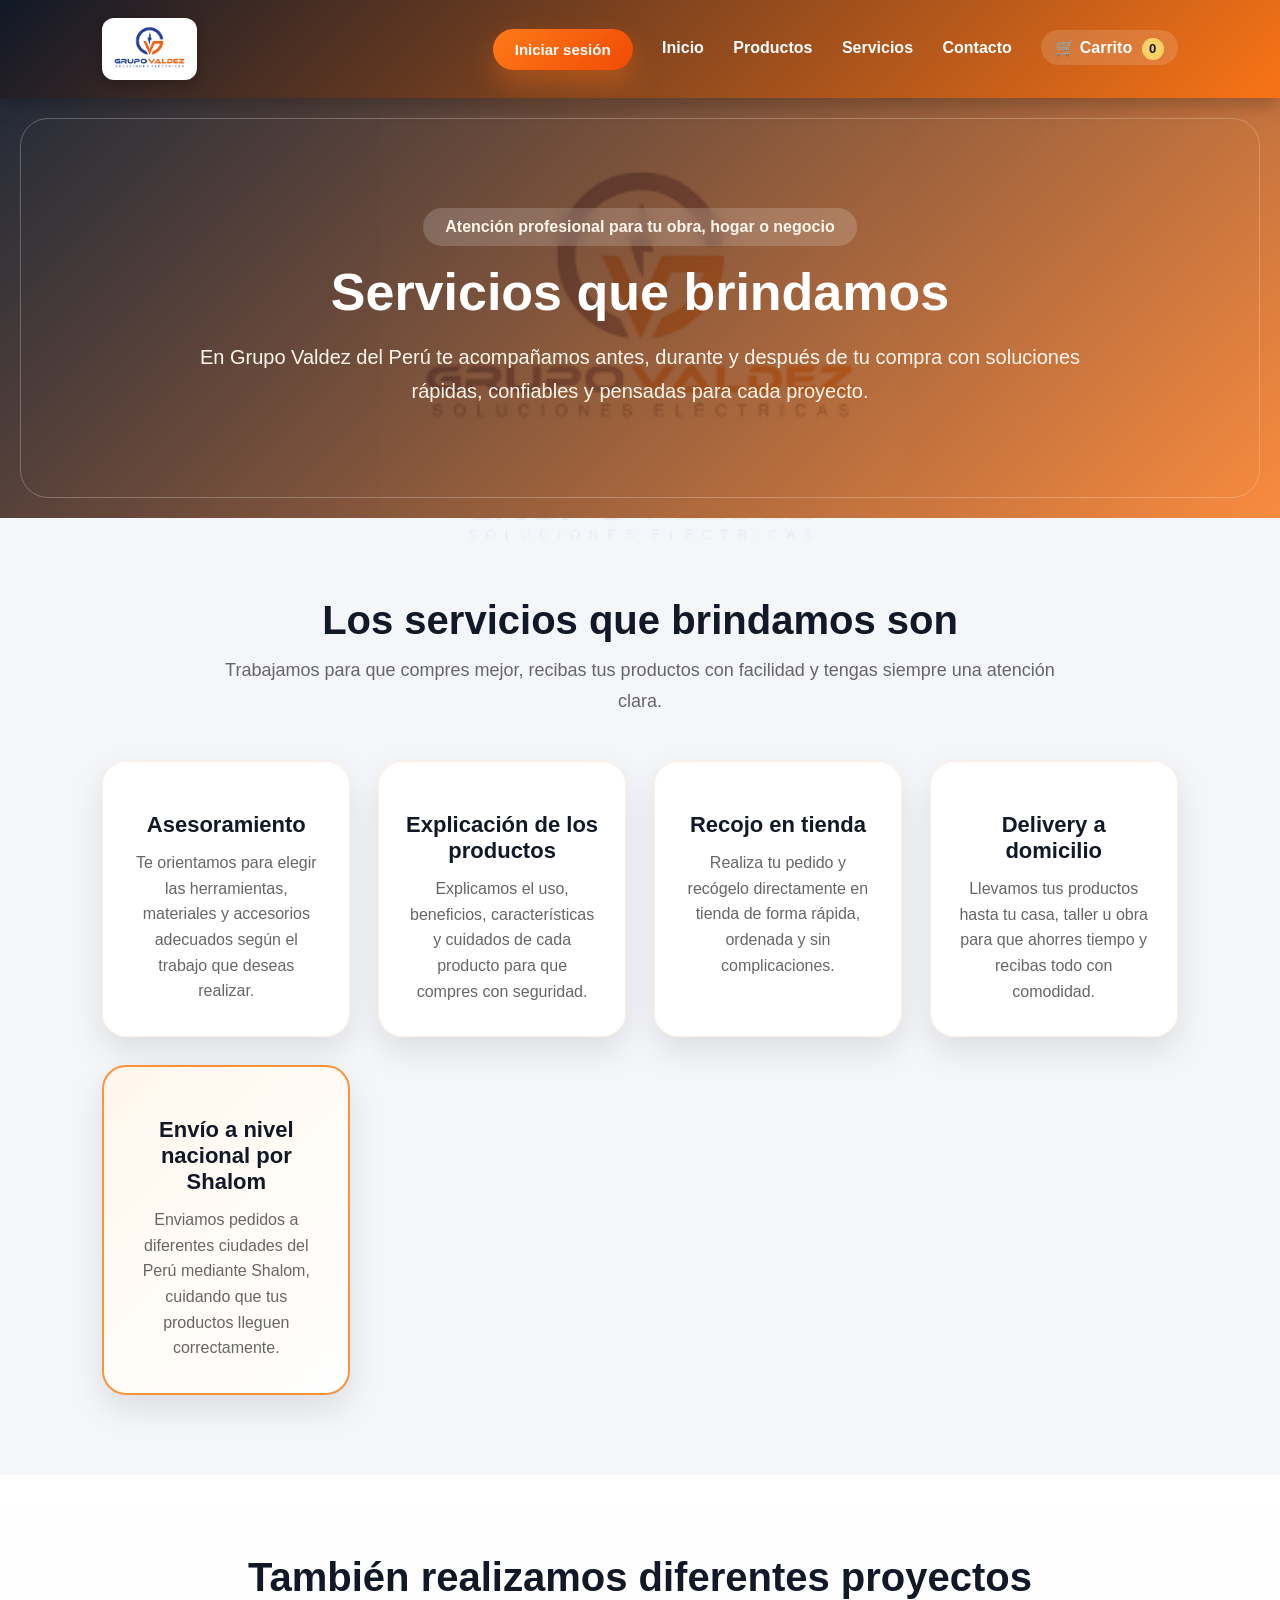
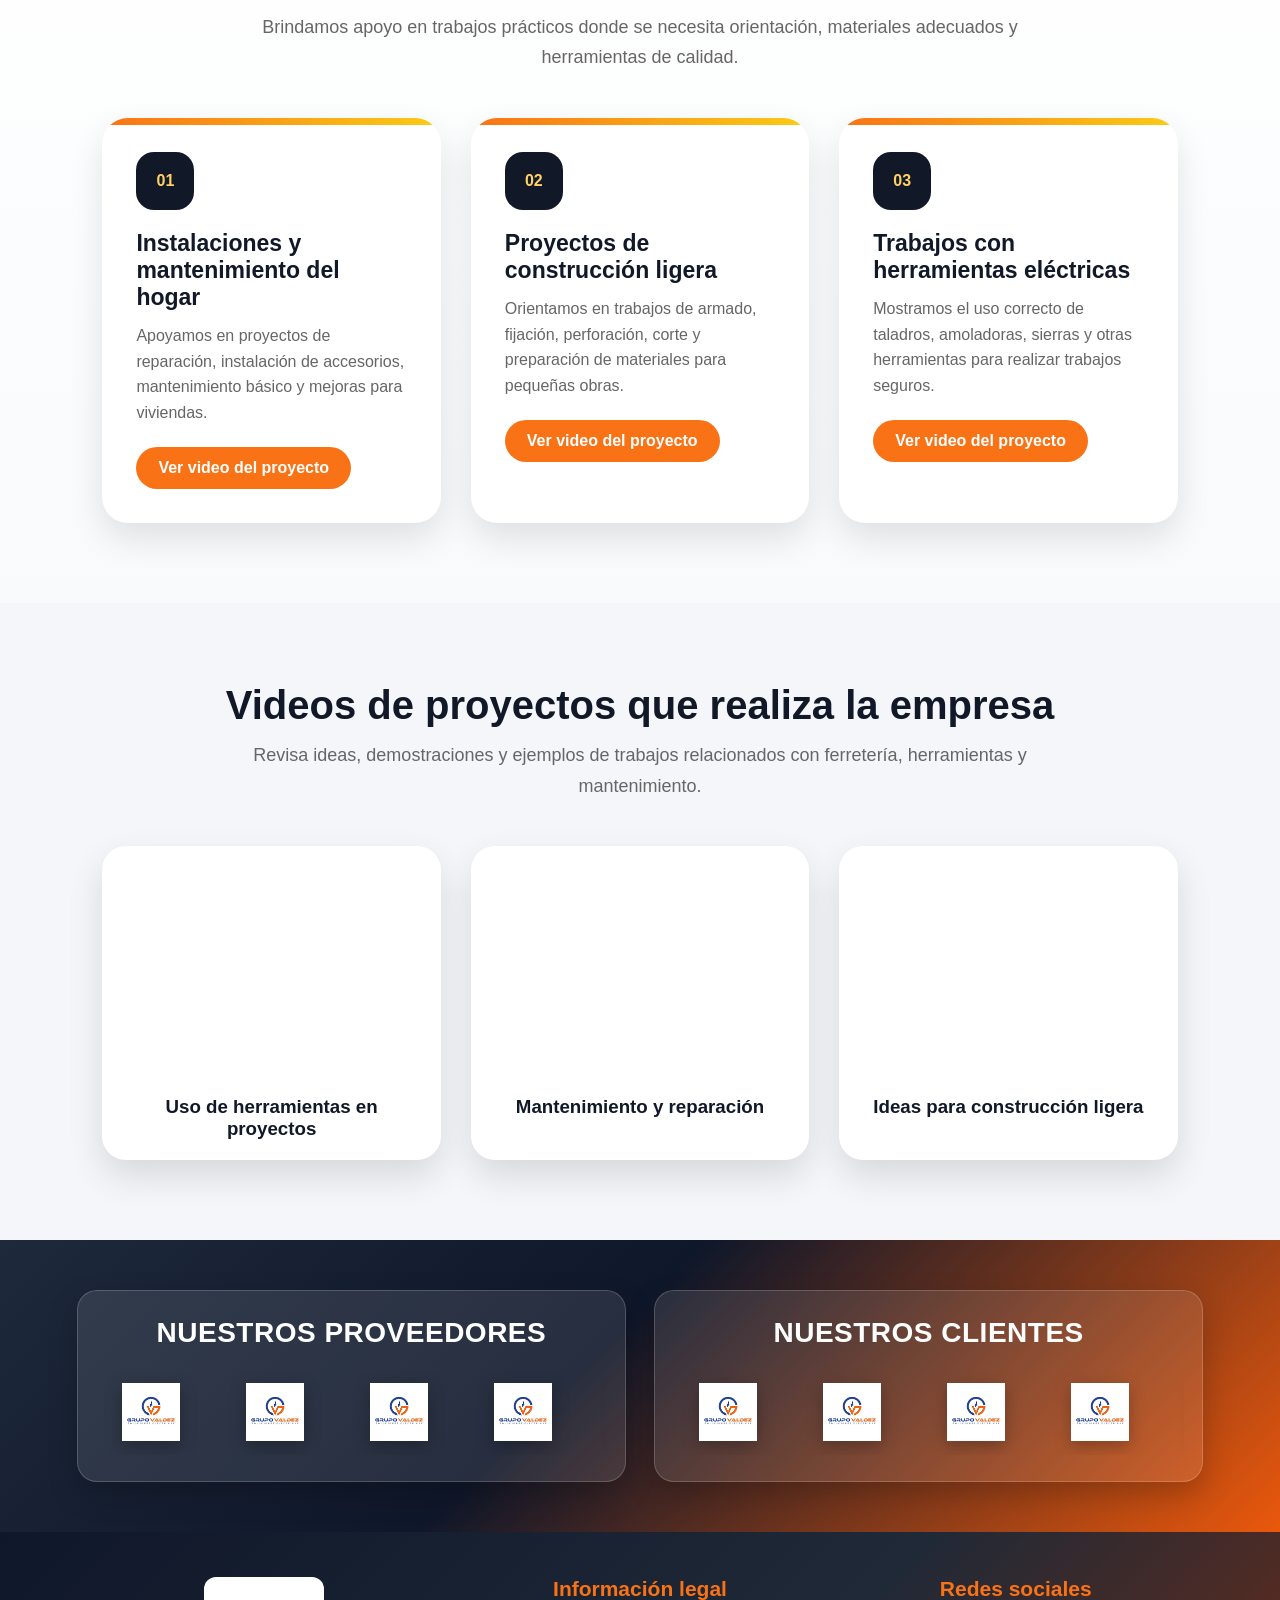
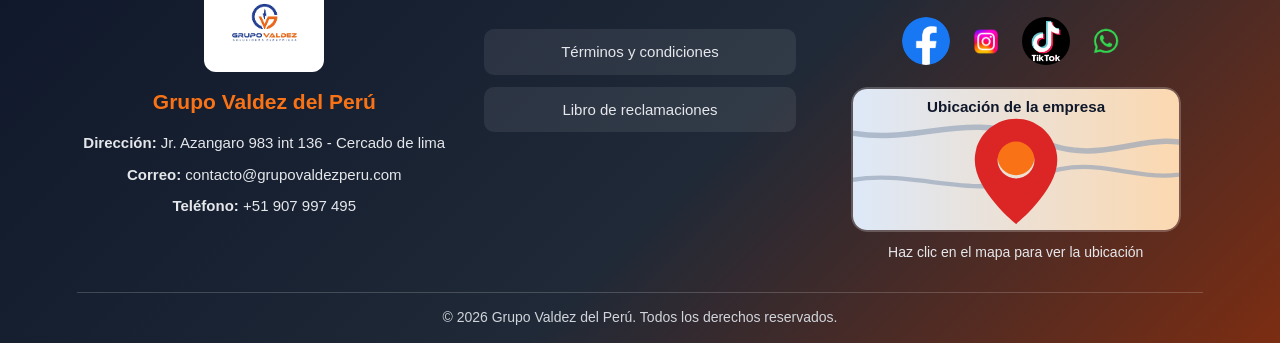
<file: Pagina web/pages/servicios.html>
<!DOCTYPE html>
<html lang="es">
<head>
    <meta charset="UTF-8">
    <meta name="viewport" content="width=device-width, initial-scale=1.0">
    <title>Grupo Valdez del Perú</title>
    <link rel="stylesheet" href="../css/style.css">
<style></style>
    <link rel="stylesheet" href="../css/carruseles-logos.css">
    <link rel="stylesheet" href="../css/footer-empresa.css">
    <link rel="stylesheet" href="../css/login-registro.css">
</head>
<body>
<header class="header">
    <a href="../index.html" class="logo" aria-label="Ir a la página principal"><img src="../img/logo.jpg" alt="Logo Grupo Valdez del Perú" class="logo-img"></a>
    <nav class="navbar"><span class="auth-login-logo-side">
    <span class="login-user-box">
        <button id="btnLoginHeader" class="btn-login-header" type="button">Iniciar sesión</button>

        <span id="loginUserBox" style="display:none;">
            <button class="usuario-bienvenido" type="button" id="usuarioNombreTexto">Bienvenido</button>

            <span class="menu-usuario" id="menuUsuario">
                <span class="usuario-card-top">
                    <span class="usuario-avatar"></span>
                    <span class="usuario-datos">
                        <strong class="usuarioNombreCompleto">Usuario</strong>
                        <span class="usuarioCorreoCard">correo@ejemplo.com</span>
                        <span class="usuario-verificado">🛡 Cuenta verificada</span>
                    </span>
                </span>


                <button type="button" id="btnCerrarSesion" class="btn-cerrar-sesion-card">↪ Cerrar sesión</button>
            </span>
        </span>
    </span>
</span>

        <a href="../index.html">Inicio</a>
        <a href="productos.html">Productos</a>
        <a href="servicios.html">Servicios</a>
        <a href="contacto.html">Contacto</a>
        <a href="carrito.html" class="nav-carrito">🛒 Carrito <span class="contador-carrito">0</span></a>
    </nav>
</header>

<section class="servicios-hero">
    <div class="servicios-hero-contenido">
        <span class="etiqueta-servicio">Atención profesional para tu obra, hogar o negocio</span>
        <h1>Servicios que brindamos</h1>
        <p>En Grupo Valdez del Perú te acompañamos antes, durante y después de tu compra con soluciones rápidas, confiables y pensadas para cada proyecto.</p>
    </div>
</section>

<section class="servicios-principales">
    <div class="titulo-servicios">
        <h2>Los servicios que brindamos son</h2>
        <p>Trabajamos para que compres mejor, recibas tus productos con facilidad y tengas siempre una atención clara.</p>
    </div>

    <div class="servicios-grid">
        <article class="servicio-card">
            <div class="servicio-icono"></div>
            <h3>Asesoramiento</h3>
            <p>Te orientamos para elegir las herramientas, materiales y accesorios adecuados según el trabajo que deseas realizar.</p>
        </article>

        <article class="servicio-card">
            <div class="servicio-icono"></div>
            <h3>Explicación de los productos</h3>
            <p>Explicamos el uso, beneficios, características y cuidados de cada producto para que compres con seguridad.</p>
        </article>

        <article class="servicio-card">
            <div class="servicio-icono"></div>
            <h3>Recojo en tienda</h3>
            <p>Realiza tu pedido y recógelo directamente en tienda de forma rápida, ordenada y sin complicaciones.</p>
        </article>

        <article class="servicio-card">
            <div class="servicio-icono"></div>
            <h3>Delivery a domicilio</h3>
            <p>Llevamos tus productos hasta tu casa, taller u obra para que ahorres tiempo y recibas todo con comodidad.</p>
        </article>

        <article class="servicio-card servicio-destacado">
            <div class="servicio-icono"></div>
            <h3>Envío a nivel nacional por Shalom</h3>
            <p>Enviamos pedidos a diferentes ciudades del Perú mediante Shalom, cuidando que tus productos lleguen correctamente.</p>
        </article>
    </div>
</section>

<section class="proyectos-section">
    <div class="titulo-servicios">
        <h2>También realizamos diferentes proyectos</h2>
        <p>Brindamos apoyo en trabajos prácticos donde se necesita orientación, materiales adecuados y herramientas de calidad.</p>
    </div>

    <div class="proyectos-grid">
        <article class="proyecto-card">
            <div class="proyecto-numero">01</div>
            <h3>Instalaciones y mantenimiento del hogar</h3>
            <p>Apoyamos en proyectos de reparación, instalación de accesorios, mantenimiento básico y mejoras para viviendas.</p>
            <a href="https://www.youtube.com/results?search_query=proyecto+instalacion+mantenimiento+hogar+herramientas" target="_blank" class="btn-video">Ver video del proyecto</a>
        </article>

        <article class="proyecto-card">
            <div class="proyecto-numero">02</div>
            <h3>Proyectos de construcción ligera</h3>
            <p>Orientamos en trabajos de armado, fijación, perforación, corte y preparación de materiales para pequeñas obras.</p>
            <a href="https://www.youtube.com/results?search_query=proyectos+construccion+ligera+herramientas" target="_blank" class="btn-video">Ver video del proyecto</a>
        </article>

        <article class="proyecto-card">
            <div class="proyecto-numero">03</div>
            <h3>Trabajos con herramientas eléctricas</h3>
            <p>Mostramos el uso correcto de taladros, amoladoras, sierras y otras herramientas para realizar trabajos seguros.</p>
            <a href="https://www.youtube.com/results?search_query=uso+seguro+de+herramientas+electricas+proyectos" target="_blank" class="btn-video">Ver video del proyecto</a>
        </article>
    </div>
</section>

<section class="videos-proyectos">
    <div class="titulo-servicios">
        <h2>Videos de proyectos que realiza la empresa</h2>
        <p>Revisa ideas, demostraciones y ejemplos de trabajos relacionados con ferretería, herramientas y mantenimiento.</p>
    </div>

    <div class="videos-grid">
        <div class="video-card">
            <iframe src="https://www.youtube.com/embed/6tB5e41Molg" title="Proyecto de herramientas" allowfullscreen></iframe>
            <h3>Uso de herramientas en proyectos</h3>
        </div>
        <div class="video-card">
            <iframe src="https://www.youtube.com/embed/jH7k0oId4kE" title="Proyecto de mantenimiento" allowfullscreen></iframe>
            <h3>Mantenimiento y reparación</h3>
        </div>
        <div class="video-card">
            <iframe src="https://www.youtube.com/embed/3Y7dGnLqZ1M" title="Proyecto de construcción" allowfullscreen></iframe>
            <h3>Ideas para construcción ligera</h3>
        </div>
    </div>
</section>
    <section class="banners-logos">
        <div class="banner-logos-card">
            <h2>Nuestros proveedores</h2>
            <div class="logo-carousel">
                <div class="logo-track izquierda">
                    <div class="logo-empresa"><img src="../img/logos/logo.jpg" alt="Logo"></div>
                    <div class="logo-empresa"><img src="../img/logos/logo.jpg" alt="Logo"></div>
                    <div class="logo-empresa"><img src="../img/logos/logo.jpg" alt="Logo"></div>
                    <div class="logo-empresa"><img src="../img/logos/logo.jpg" alt="Logo"></div>
                    <div class="logo-empresa"><img src="../img/logos/logo.jpg" alt="Logo"></div>
                    <div class="logo-empresa"><img src="../img/logos/logo.jpg" alt="Logo"></div>
                    <div class="logo-empresa"><img src="../img/logos/logo.jpg" alt="Logo"></div>
                    <div class="logo-empresa"><img src="../img/logos/logo.jpg" alt="Logo"></div>
                    <div class="logo-empresa"><img src="../img/logos/logo.jpg" alt="Logo"></div>
                    <div class="logo-empresa"><img src="../img/logos/logo.jpg" alt="Logo"></div>
                    <div class="logo-empresa"><img src="../img/logos/logo.jpg" alt="Logo"></div>
                    <div class="logo-empresa"><img src="../img/logos/logo.jpg" alt="Logo"></div>
                    <div class="logo-empresa"><img src="../img/logos/logo.jpg" alt="Logo"></div>
                    <div class="logo-empresa"><img src="../img/logos/logo.jpg" alt="Logo"></div>
                    <div class="logo-empresa"><img src="../img/logos/logo.jpg" alt="Logo"></div>
                    <div class="logo-empresa"><img src="../img/logos/logo.jpg" alt="Logo"></div>
                    <div class="logo-empresa"><img src="../img/logos/logo.jpg" alt="Logo"></div>
                    <div class="logo-empresa"><img src="../img/logos/logo.jpg" alt="Logo"></div>
                    <div class="logo-empresa"><img src="../img/logos/logo.jpg" alt="Logo"></div>
                    <div class="logo-empresa"><img src="../img/logos/logo.jpg" alt="Logo"></div>
                </div>
            </div>
        </div>

        <div class="banner-logos-card">
            <h2>Nuestros clientes</h2>
            <div class="logo-carousel">
                <div class="logo-track derecha">
                    <div class="logo-empresa"><img src="../img/logos/logo.jpg" alt="Logo"></div>
                    <div class="logo-empresa"><img src="../img/logos/logo.jpg" alt="Logo"></div>
                    <div class="logo-empresa"><img src="../img/logos/logo.jpg" alt="Logo"></div>
                    <div class="logo-empresa"><img src="../img/logos/logo.jpg" alt="Logo"></div>
                    <div class="logo-empresa"><img src="../img/logos/logo.jpg" alt="Logo"></div>
                    <div class="logo-empresa"><img src="../img/logos/logo.jpg" alt="Logo"></div>
                    <div class="logo-empresa"><img src="../img/logos/logo.jpg" alt="Logo"></div>
                    <div class="logo-empresa"><img src="../img/logos/logo.jpg" alt="Logo"></div>
                    <div class="logo-empresa"><img src="../img/logos/logo.jpg" alt="Logo"></div>
                    <div class="logo-empresa"><img src="../img/logos/logo.jpg" alt="Logo"></div>
                    <div class="logo-empresa"><img src="../img/logos/logo.jpg" alt="Logo"></div>
                    <div class="logo-empresa"><img src="../img/logos/logo.jpg" alt="Logo"></div>
                    <div class="logo-empresa"><img src="../img/logos/logo.jpg" alt="Logo"></div>
                    <div class="logo-empresa"><img src="../img/logos/logo.jpg" alt="Logo"></div>
                    <div class="logo-empresa"><img src="../img/logos/logo.jpg" alt="Logo"></div>
                    <div class="logo-empresa"><img src="../img/logos/logo.jpg" alt="Logo"></div>
                    <div class="logo-empresa"><img src="../img/logos/logo.jpg" alt="Logo"></div>
                    <div class="logo-empresa"><img src="../img/logos/logo.jpg" alt="Logo"></div>
                    <div class="logo-empresa"><img src="../img/logos/logo.jpg" alt="Logo"></div>
                    <div class="logo-empresa"><img src="../img/logos/logo.jpg" alt="Logo"></div>
                </div>
            </div>
        </div>
    </section>

    
<footer class="footer-empresa">
    <div class="footer-contenedor">
        <div class="footer-columna footer-info">
            <img class="footer-logo" src="../img/logo.jpg" alt="Logo de la empresa">
            <h3>Grupo Valdez del Perú</h3>
            <p><strong>Dirección:</strong> Jr. Azangaro 983 int 136 - Cercado de lima</p>
            <p><strong>Correo:</strong> contacto@grupovaldezperu.com</p>
            <p><strong>Teléfono:</strong> +51 907 997 495</p>
        </div>

        <div class="footer-columna footer-links">
            <h3>Información legal</h3>
            <a href="../terminos-condiciones.html">Términos y condiciones</a>
            <a href="../libro-reclamaciones.html">Libro de reclamaciones</a>
        </div>

        <div class="footer-columna footer-columna-redes">
            <h3>Redes sociales</h3>
            <div class="footer-redes">
                <a class="facebook" href="https://www.facebook.com/people/Grupo-Valdez-Del-Peru/61560764052104/" target="_blank" rel="noopener" title="Facebook">
                    <img src="../img/Facebook.png" alt="Facebook">
                </a>
                <a class="instagram" href="https://www.instagram.com/grupovaldezperu/" target="_blank" rel="noopener" title="Instagram">
                    <img src="../img/Instagram.png" alt="Instagram">
                </a>
                <a class="tiktok" href="https://www.tiktok.com/@grupovaldezperu?_r=1&_t=ZS-96lxQh0HkHQ" target="_blank" rel="noopener" title="TikTok">
                    <img src="../img/tiktok.png" alt="TikTok">
                </a>
                <a class="whatsapp" href="https://wa.me/51907997495" target="_blank" rel="noopener" title="WhatsApp">
                    <img src="../img/whatsapp.png" alt="WhatsApp">
                </a>
            </div>
            <div class="footer-mapa">
                <a href="https://www.google.com/maps/search/?api=1&query=Grupo+Valdez+del+Peru" target="_blank" rel="noopener" title="Ver ubicación">
                    <img src="../img/mapa-ubicacion.svg" alt="Mapa de ubicación de la empresa">
                </a>
                <p>Haz clic en el mapa para ver la ubicación</p>
            </div>
        </div>
    </div>
    <div class="footer-copy">
        © 2026 Grupo Valdez del Perú. Todos los derechos reservados.
    </div>
</footer>


<div class="login-overlay" id="loginOverlay">
    <div class="login-modal">
        <div class="login-modal-header">
            <button class="login-close" id="cerrarLogin" type="button">&times;</button>
            <img src="../img/logo.jpg" alt="Logo de la empresa" class="login-logo">
            <h2 id="modalTituloAuth">Bienvenido de nuevo</h2>
            <p id="modalSubtituloAuth">Inicia sesión para continuar</p>
        </div>

        <div class="login-modal-body">
            <div id="authMessage" class="auth-message"></div>

            <form id="formLogin" class="auth-form active">
                <div class="auth-group">
                    <label for="loginCorreo">Correo electrónico</label>
                    <div class="input-icon-wrap">
                        <span class="input-icon">✉</span>
                        <input type="email" id="loginCorreo" placeholder="Ingresa tu correo electrónico" required>
                    </div>
                </div>

                <div class="auth-group">
                    <label for="loginPassword">Contraseña</label>
                    <div class="input-icon-wrap">
                        <span class="input-icon">🔒</span>
                        <input type="password" id="loginPassword" placeholder="Ingresa tu contraseña" required>
                    </div>
                </div>

                <div class="auth-row-options">
                    <label><input type="checkbox"> Recordarme</label>
                    <a href="#" data-auth-form="formRecuperar">¿Olvidaste tu contraseña?</a>
                </div>

                <button type="submit" class="btn-auth">🔐 Iniciar sesión</button>

                <div class="auth-links">
                    ¿Aún no te has registrado? ¿Qué esperas? <a href="#" data-auth-form="formRegistro">Dale click aquí</a>
                </div>
            </form>

            <form id="formRecuperar" class="auth-form">
                <div class="auth-group">
                    <label for="recCorreo">Correo electrónico</label>
                    <div class="input-icon-wrap">
                        <span class="input-icon">✉</span>
                        <input type="email" id="recCorreo" placeholder="Correo de tu cuenta" required>
                    </div>
                </div>

                <div class="auth-group">
                    <label for="recPassword">Nueva contraseña</label>
                    <div class="input-icon-wrap">
                        <span class="input-icon">🔒</span>
                        <input type="password" id="recPassword" placeholder="Ingresa tu nueva contraseña" required>
                    </div>
                </div>

                <button type="submit" class="btn-auth">↻ Actualizar contraseña</button>

                <div class="auth-links">
                    ¿Ya recordaste tu contraseña? <a href="#" data-auth-form="formLogin">Volver a iniciar sesión</a>
                </div>
            </form>

            <form id="formRegistro" class="auth-form">
                <div class="auth-grid">
                    <div class="auth-group">
                        <label for="regNombre">Nombre</label>
                        <div class="input-icon-wrap">
                            <span class="input-icon">👤</span>
                            <input type="text" id="regNombre" placeholder="Ingresa tu nombre" required>
                        </div>
                    </div>

                    <div class="auth-group">
                        <label for="regApellido">Apellido</label>
                        <div class="input-icon-wrap">
                            <span class="input-icon">👤</span>
                            <input type="text" id="regApellido" placeholder="Ingresa tu apellido" required>
                        </div>
                    </div>

                    <div class="auth-group full">
                        <label for="regCorreo">Correo electrónico</label>
                        <div class="input-icon-wrap">
                            <span class="input-icon">✉</span>
                            <input type="email" id="regCorreo" placeholder="Ingresa tu correo electrónico" required>
                        </div>
                    </div>

                    <div class="auth-group full">
                        <label for="regPassword">Contraseña</label>
                        <div class="input-icon-wrap">
                            <span class="input-icon">🔒</span>
                            <input type="password" id="regPassword" placeholder="Crea una contraseña" required>
                        </div>
                    </div>

                    <div class="auth-group full">
                        <label for="regTelefono">Teléfono</label>
                        <div class="input-icon-wrap">
                            <span class="input-icon">☎</span>
                            <input type="tel" id="regTelefono" placeholder="+51 999 999 999" required>
                        </div>
                    </div>
                </div>

                <button type="submit" class="btn-auth">👤 Registrarse</button>

                <div class="auth-links">
                    ¿Ya tienes cuenta? <a href="#" data-auth-form="formLogin">Iniciar sesión</a>
                </div>
            </form>
        </div>
    </div>
</div>

<script src="../js/login-registro.js"></script>
</body>
</html>
</file>
<file: Pagina web/css/style.css>
* {
    margin: 0;
    padding: 0;
    box-sizing: border-box;
    font-family: 'Segoe UI', sans-serif;
}

body {
    background: #f5f6fa;
    color: #222;
}

.header {
    background: linear-gradient(135deg, #111827, #f97316);
    color: white;
    padding: 18px 8%;
    display: flex;
    justify-content: space-between;
    align-items: center;
    position: sticky;
    top: 0;
    z-index: 100;
    box-shadow: 0 6px 20px rgba(0,0,0,0.25);
}

.logo {
    display: flex;
    align-items: center;
    text-decoration: none;
}

.logo-img {
    width: 95px;
    height: 62px;
    object-fit: cover;
    border-radius: 12px;
    background: white;
    padding: 5px;
    box-shadow: 0 4px 12px rgba(0,0,0,0.22);
    transition: transform 0.3s ease, box-shadow 0.3s ease;
}

.logo-img:hover {
    transform: scale(1.05);
    box-shadow: 0 6px 18px rgba(0,0,0,0.32);
}

.color {
    color: #ffd166;
}

.navbar a {
    color: white;
    text-decoration: none;
    margin-left: 25px;
    font-weight: bold;
    transition: 0.3s;
}

.navbar a:hover {
    color: #ffd166;
}

.hero {
    min-height: 65vh;
    background: linear-gradient(rgba(0,0,0,0.62), rgba(0,0,0,0.62)),
    url('../img/logo.jpg');
    background-size: cover;
    background-position: center;
    display: flex;
    align-items: center;
    padding: 0 8%;
    color: white;
}

.hero-text {
    max-width: 700px;
    animation: subir 1s ease;
}

.hero h1 {
    font-size: 54px;
    line-height: 1.1;
    margin-bottom: 20px;
}

.hero p {
    font-size: 20px;
    margin-bottom: 30px;
    color: #e5e7eb;
}

.btn,
button {
    background: #f97316;
    color: white;
    border: none;
    padding: 13px 25px;
    border-radius: 35px;
    font-weight: bold;
    text-decoration: none;
    cursor: pointer;
    transition: 0.3s;
    display: inline-block;
}

.btn:hover,
button:hover {
    background: #ea580c;
    transform: translateY(-3px);
}

.seccion {
    padding: 75px 8%;
    text-align: center;
}

.fondo-claro {
    background: #eef2f7;
}

.seccion h2 {
    font-size: 38px;
    color: #111827;
    margin-bottom: 10px;
}

.descripcion {
    color: #666;
    margin-bottom: 45px;
    font-size: 18px;
}

.grid {
    display: grid;
    grid-template-columns: repeat(auto-fit, minmax(260px, 1fr));
    gap: 28px;
}

.card {
    background: white;
    border-radius: 22px;
    overflow: hidden;
    box-shadow: 0 10px 25px rgba(0,0,0,0.10);
    transition: 0.3s;
    text-align: left;
}

.card:hover {
    transform: translateY(-10px);
    box-shadow: 0 18px 35px rgba(0,0,0,0.18);
}

.card img {
    width: 100%;
    height: 230px;
    object-fit: contain;
    object-position: center;
    background: #fff;
    padding: 12px;
}

.card h3 {
    color: #111827;
    margin: 20px 20px 10px;
    font-size: 22px;
}

.card p {
    color: #666;
    padding: 0 20px 12px;
    line-height: 1.5;
}

.producto {
    padding-bottom: 24px;
}

.producto button {
    margin: 12px 20px 0;
}

.link {
    display: block;
    margin: 8px 20px;
    color: #f97316;
    font-weight: bold;
    text-decoration: none;
}

.link:hover {
    text-decoration: underline;
}

footer {
    background: #030712;
    color: white;
    text-align: center;
    padding: 28px;
}

@keyframes subir {
    from {
        opacity: 0;
        transform: translateY(35px);
    }

    to {
        opacity: 1;
        transform: translateY(0);
    }
}

@media (max-width: 768px) {
    .header {
        flex-direction: column;
        gap: 15px;
    }

    .logo-img {
        width: 85px;
        height: 56px;
    }

    .navbar a {
        margin: 0 8px;
        font-size: 14px;
    }

    .hero h1 {
        font-size: 38px;
    }
}


/* ===== MINI BANNERS ===== */

.mini-banners {
    width: 90%;
    margin: 40px auto;
    display: flex;
    gap: 25px;
    justify-content: center;
    flex-wrap: wrap;
}

.mini-banner {
    flex: 1;
    min-width: 320px;
    height: 220px;
    border-radius: 18px;
    overflow: hidden;
    position: relative;
    display: flex;
    align-items: center;
    justify-content: center;
    box-shadow: 0 8px 25px rgba(0,0,0,0.25);
    transition: transform 0.3s ease;
}

.mini-banner:hover {
    transform: translateY(-5px);
}

.izquierda {
    background: linear-gradient(rgba(0,0,0,0.55), rgba(0,0,0,0.55)),
    url('https://images.unsplash.com/photo-1504307651254-35680f356dfd?auto=format&fit=crop&w=1200&q=80');
    background-size: cover;
    background-position: center;
}

.derecha {
    background: linear-gradient(rgba(0,0,0,0.55), rgba(0,0,0,0.55)),
    url('https://images.unsplash.com/photo-1581092580497-e0d23cbdf1dc?auto=format&fit=crop&w=1200&q=80');
    background-size: cover;
    background-position: center;
}

.contenido-banner {
    text-align: center;
    color: white;
    padding: 20px;
}

.contenido-banner h2 {
    font-size: 28px;
    margin-bottom: 15px;
}

.contenido-banner p {
    font-size: 16px;
    margin-bottom: 20px;
    line-height: 1.5;
}

.btn-mini {
    display: inline-block;
    padding: 12px 28px;
    background: #ff9800;
    color: white;
    text-decoration: none;
    border-radius: 8px;
    font-weight: bold;
    transition: background 0.3s ease;
}

.btn-mini:hover {
    background: #e68900;
}

@media (max-width: 768px) {
    .mini-banners {
        flex-direction: column;
    }

    .mini-banner {
        height: 240px;
    }

    .contenido-banner h2 {
        font-size: 22px;
    }
}


/* ===== PAGINA PRODUCTOS CON FILTROS ===== */
.productos-hero {
    background: linear-gradient(135deg, rgba(17,24,39,0.92), rgba(249,115,22,0.88));
    color: white;
    text-align: center;
    padding: 70px 8% 55px;
}

.productos-hero h1 { font-size: 44px; margin-bottom: 12px; }
.productos-hero p { font-size: 18px; color: #fff7ed; }

.catalogo-contenedor {
    width: 92%;
    margin: 45px auto;
    display: grid;
    grid-template-columns: 290px 1fr;
    gap: 28px;
    align-items: start;
}

.panel-filtros {
    background: white;
    border-radius: 22px;
    padding: 24px;
    box-shadow: 0 10px 25px rgba(0,0,0,0.10);
    position: sticky;
    top: 105px;
}

.panel-filtros h2 { color: #111827; margin-bottom: 20px; }
.panel-filtros label { display: block; font-weight: bold; color: #374151; margin: 16px 0 8px; }
.panel-filtros input, .panel-filtros select {
    width: 100%;
    padding: 12px 13px;
    border: 1px solid #d1d5db;
    border-radius: 12px;
    outline: none;
    background: #f9fafb;
}

.precio-doble { display: grid; grid-template-columns: 1fr 1fr; gap: 10px; }
.btn-filtro { width: 100%; margin-top: 18px; }
.catalogo-info { display: flex; justify-content: space-between; align-items: center; gap: 15px; margin-bottom: 22px; }
.catalogo-info h2 { font-size: 30px; color: #111827; }
.catalogo-info p { color: #6b7280; font-weight: bold; }
.productos-grid { grid-template-columns: repeat(3, minmax(230px, 1fr)); }

.producto-card { padding-bottom: 20px; }
.producto-card .categoria-etiqueta {
    display: inline-block;
    margin: 12px 20px 6px;
    padding: 7px 12px;
    border-radius: 999px;
    background: #ffedd5;
    color: #c2410c;
    font-weight: bold;
    font-size: 13px;
}
.producto-card .precio { color: #111827; font-size: 20px; font-weight: bold; }
.producto-card .acciones-links { padding: 4px 0 8px; }
.producto-card .link { margin-top: 6px; }

.compra-producto {
    margin: 12px 20px 0;
    display: flex;
    align-items: center;
    justify-content: space-between;
    gap: 12px;
    flex-wrap: wrap;
}

.cantidad-control {
    display: flex;
    align-items: center;
    border: 1px solid #d1d5db;
    border-radius: 999px;
    overflow: hidden;
    background: #f9fafb;
}

.cantidad-control button {
    border-radius: 0;
    padding: 9px 12px;
    background: #111827;
}
.cantidad-control input {
    width: 48px;
    border: none;
    text-align: center;
    padding: 9px 4px;
    background: transparent;
    font-weight: bold;
}
.btn-carrito { padding: 11px 16px; }

.paginacion {
    margin: 35px 0 15px;
    display: flex;
    align-items: center;
    justify-content: center;
    gap: 16px;
}
.paginacion span { font-weight: bold; color: #111827; }
.paginacion button:disabled { background: #9ca3af; cursor: not-allowed; transform: none; }

.sin-productos {
    grid-column: 1 / -1;
    background: white;
    border-radius: 18px;
    padding: 35px;
    text-align: center;
    color: #6b7280;
    box-shadow: 0 8px 20px rgba(0,0,0,0.08);
}

@media (max-width: 1050px) {
    .catalogo-contenedor { grid-template-columns: 1fr; }
    .panel-filtros { position: static; }
    .productos-grid { grid-template-columns: repeat(2, minmax(230px, 1fr)); }
}

@media (max-width: 650px) {
    .productos-hero h1 { font-size: 32px; }
    .catalogo-info { flex-direction: column; align-items: flex-start; }
    .productos-grid { grid-template-columns: 1fr; }
    .precio-doble { grid-template-columns: 1fr; }
}

/* ===== AJUSTE DE IMÁGENES EN PRODUCTOS ===== */
.producto-card img {
    width: 100%;
    height: 280px;
    object-fit: contain;
    object-position: center;
    background: #ffffff;
    padding: 14px;
    border-bottom: 1px solid #f3f4f6;
}

.producto-card {
    overflow: hidden;
}

@media (max-width: 650px) {
    .producto-card img {
        height: 220px;
        padding: 12px;
    }
}


/* ===== PÁGINA CONTACTO ===== */
.contacto-hero {
    min-height: 280px;
    background: linear-gradient(rgba(17, 24, 39, 0.78), rgba(249, 115, 22, 0.70)), url('../img/logo.jpg');
    background-size: cover;
    background-position: center;
    display: flex;
    align-items: center;
    justify-content: center;
    text-align: center;
    color: white;
    padding: 60px 8%;
}

.contacto-hero h1 {
    font-size: 48px;
    margin-bottom: 12px;
}

.contacto-hero p {
    font-size: 19px;
    color: #f9fafb;
}

.contacto-contenedor {
    width: 90%;
    margin: 55px auto;
    display: grid;
    grid-template-columns: 1.1fr 0.9fr;
    gap: 35px;
    align-items: stretch;
}

.formulario-contacto,
.mapa-contacto {
    background: white;
    border-radius: 26px;
    box-shadow: 0 14px 35px rgba(0,0,0,0.12);
    overflow: hidden;
}

.formulario-contacto {
    padding: 35px;
}

.contacto-logo {
    text-align: center;
    margin-bottom: 28px;
}

.contacto-logo img {
    width: 105px;
    height: 105px;
    object-fit: cover;
    border-radius: 50%;
    border: 5px solid #ffedd5;
    box-shadow: 0 8px 20px rgba(249,115,22,0.25);
    margin-bottom: 14px;
}

.contacto-logo h2 {
    color: #111827;
    font-size: 30px;
    margin-bottom: 8px;
}

.contacto-logo p {
    color: #6b7280;
}

.fila-formulario {
    display: grid;
    grid-template-columns: 1fr 1fr;
    gap: 18px;
}

.campo-formulario {
    margin-bottom: 18px;
    text-align: left;
}

.campo-formulario label {
    display: block;
    color: #374151;
    font-weight: bold;
    margin-bottom: 8px;
}

.campo-formulario input,
.campo-formulario textarea {
    width: 100%;
    border: 1px solid #d1d5db;
    background: #f9fafb;
    border-radius: 14px;
    padding: 14px 15px;
    font-size: 15px;
    outline: none;
    transition: 0.3s;
}

.campo-formulario textarea {
    resize: vertical;
    min-height: 135px;
}

.campo-formulario input:focus,
.campo-formulario textarea:focus {
    border-color: #f97316;
    background: white;
    box-shadow: 0 0 0 4px rgba(249,115,22,0.14);
}

.btn-enviar {
    width: 100%;
    padding: 15px;
    font-size: 16px;
    border-radius: 14px;
    background: linear-gradient(135deg, #f97316, #ea580c);
    box-shadow: 0 10px 22px rgba(249,115,22,0.28);
}

.mapa-contacto {
    display: flex;
    flex-direction: column;
}

.mapa-info {
    padding: 30px 30px 22px;
    background: linear-gradient(135deg, #111827, #1f2937);
    color: white;
}

.mapa-info h2 {
    font-size: 30px;
    margin-bottom: 10px;
}

.mapa-info p {
    color: #e5e7eb;
    line-height: 1.5;
}

.mapa-click {
    position: relative;
    display: block;
    height: 100%;
    min-height: 430px;
    text-decoration: none;
    overflow: hidden;
}

.mapa-click iframe {
    width: 100%;
    height: 100%;
    min-height: 430px;
    border: 0;
    display: block;
    pointer-events: none;
}

.capa-mapa {
    position: absolute;
    inset: 0;
    display: flex;
    align-items: center;
    justify-content: center;
    background: rgba(17,24,39,0.18);
    opacity: 0;
    transition: 0.3s;
}

.capa-mapa span {
    background: #f97316;
    color: white;
    padding: 13px 26px;
    border-radius: 999px;
    font-weight: bold;
    box-shadow: 0 10px 25px rgba(0,0,0,0.25);
}

.mapa-click:hover .capa-mapa {
    opacity: 1;
}

@media (max-width: 950px) {
    .contacto-contenedor {
        grid-template-columns: 1fr;
    }
}

@media (max-width: 650px) {
    .contacto-hero h1 {
        font-size: 36px;
    }

    .formulario-contacto {
        padding: 24px;
    }

    .fila-formulario {
        grid-template-columns: 1fr;
        gap: 0;
    }

    .mapa-click,
    .mapa-click iframe {
        min-height: 330px;
    }
}


/* =========================================================
   CORRECCIÓN FINAL: LOGO NÍTIDO, COMPLETO Y TRANSPARENTE
   ========================================================= */

/* Permite que el logo de fondo quede detrás del contenido */
html {
    min-height: 100%;
    background: #f5f6fa;
}

body {
    position: relative;
    min-height: 100vh;
    background: #f5f6fa;
    isolation: isolate;
}

/* Logo de la empresa como fondo general en TODAS las páginas */
body::before {
    content: "";
    position: fixed;
    inset: 0;
    background-image: url("../img/logo.jpg");
    background-repeat: no-repeat;
    background-position: center center;
    background-size: 430px auto;
    opacity: 0.075;
    z-index: -1;
    pointer-events: none;
    filter: contrast(1.18) brightness(1.08);
}

/* El contenido queda encima del logo transparente */
.header,
.hero,
.mini-banners,
.seccion,
.productos-hero,
.catalogo-contenedor,
.contacto-hero,
.contacto-contenedor,
footer {
    position: relative;
    z-index: 1;
}

/* Banner principal: ya no corta el logo ni lo agranda demasiado */
.hero {
    overflow: hidden;
    background:
        linear-gradient(135deg, rgba(17,24,39,0.92), rgba(249,115,22,0.78)),
        radial-gradient(circle at 78% 50%, rgba(255,255,255,0.22), transparent 34%);
    background-size: cover;
    background-position: center;
}

/* Logo completo dentro del banner principal */
.hero::after {
    content: "";
    position: absolute;
    right: 8%;
    top: 50%;
    transform: translateY(-50%);
    width: clamp(190px, 23vw, 300px);
    height: clamp(190px, 23vw, 300px);
    background-image: url("../img/logo.jpg");
    background-repeat: no-repeat;
    background-position: center;
    background-size: contain;
    opacity: 0.28;
    border-radius: 26px;
    box-shadow: 0 18px 45px rgba(0,0,0,0.20);
    filter: contrast(1.15) brightness(1.08);
    pointer-events: none;
    z-index: 0;
}

.hero-text {
    position: relative;
    z-index: 2;
}

/* En celulares el logo se mantiene completo y no tapa el texto */
@media (max-width: 768px) {
    body::before {
        background-size: 300px auto;
        opacity: 0.065;
    }

    .hero::after {
        right: 50%;
        top: 58%;
        transform: translate(50%, -50%);
        width: 220px;
        height: 220px;
        opacity: 0.16;
    }
}

/* También evita que otros banners con logo lo corten */
.contacto-hero {
    background:
        linear-gradient(rgba(17, 24, 39, 0.86), rgba(249, 115, 22, 0.76)),
        url("../img/logo.jpg") center center / 230px auto no-repeat;
}



/* ===== PAGINA SERVICIOS PROFESIONAL ===== */
.servicios-hero{
    min-height: 420px;
    display:flex;
    align-items:center;
    justify-content:center;
    padding:80px 8%;
    text-align:center;
    color:white;
    background: linear-gradient(135deg, rgba(17,24,39,.92), rgba(249,115,22,.82)), url('../img/logo.jpg');
    background-size: contain, 520px;
    background-repeat: no-repeat;
    background-position: center;
    position:relative;
    overflow:hidden;
}
.servicios-hero::after{
    content:"";
    position:absolute;
    inset:20px;
    border:1px solid rgba(255,255,255,.25);
    border-radius:28px;
    pointer-events:none;
}
.servicios-hero-contenido{max-width:900px; position:relative; z-index:2;}
.etiqueta-servicio{
    display:inline-block;
    padding:10px 22px;
    border-radius:30px;
    background:rgba(255,255,255,.18);
    color:#fff7ed;
    font-weight:700;
    margin-bottom:18px;
    backdrop-filter: blur(8px);
}
.servicios-hero h1{font-size:52px; margin-bottom:18px; line-height:1.1;}
.servicios-hero p{font-size:20px; color:#fff7ed; line-height:1.7;}
.servicios-principales,
.proyectos-section,
.videos-proyectos{padding:80px 8%; position:relative; z-index:1;}
.titulo-servicios{text-align:center; max-width:850px; margin:0 auto 45px;}
.titulo-servicios h2{font-size:40px; color:#111827; margin-bottom:12px;}
.titulo-servicios p{font-size:18px; color:#666; line-height:1.7;}
.servicios-grid{
    display:grid;
    grid-template-columns:repeat(auto-fit, minmax(240px, 1fr));
    gap:28px;
}
.servicio-card{
    background:rgba(255,255,255,.94);
    padding:32px 26px;
    border-radius:24px;
    box-shadow:0 14px 35px rgba(0,0,0,.10);
    border:1px solid rgba(249,115,22,.12);
    transition:.3s ease;
    text-align:center;
}
.servicio-card:hover{transform:translateY(-8px); box-shadow:0 20px 42px rgba(0,0,0,.16);}
.servicio-icono{font-size:42px; margin-bottom:18px;}
.servicio-card h3{font-size:22px; color:#111827; margin-bottom:12px;}
.servicio-card p{color:#666; line-height:1.6;}
.servicio-destacado{background:linear-gradient(135deg,#fff7ed,#ffffff); border:2px solid #fb923c;}
.proyectos-section{background:linear-gradient(180deg,#fff,#f8fafc);}
.proyectos-grid{
    display:grid;
    grid-template-columns:repeat(auto-fit, minmax(280px,1fr));
    gap:30px;
}
.proyecto-card{
    background:white;
    padding:34px;
    border-radius:26px;
    box-shadow:0 15px 35px rgba(0,0,0,.11);
    position:relative;
    overflow:hidden;
    transition:.3s ease;
}
.proyecto-card::before{
    content:"";
    position:absolute;
    top:0; left:0;
    width:100%; height:7px;
    background:linear-gradient(90deg,#f97316,#facc15);
}
.proyecto-card:hover{transform:translateY(-8px);}
.proyecto-numero{
    width:58px; height:58px;
    display:flex; align-items:center; justify-content:center;
    border-radius:18px;
    background:#111827;
    color:#ffd166;
    font-weight:900;
    margin-bottom:20px;
}
.proyecto-card h3{font-size:23px; color:#111827; margin-bottom:12px;}
.proyecto-card p{color:#666; line-height:1.6; margin-bottom:22px;}
.btn-video{
    display:inline-block;
    padding:12px 22px;
    border-radius:30px;
    background:#f97316;
    color:white;
    text-decoration:none;
    font-weight:800;
    transition:.3s;
}
.btn-video:hover{background:#ea580c; transform:translateY(-3px);}
.videos-grid{
    display:grid;
    grid-template-columns:repeat(auto-fit,minmax(280px,1fr));
    gap:30px;
}
.video-card{
    background:white;
    border-radius:24px;
    overflow:hidden;
    box-shadow:0 16px 36px rgba(0,0,0,.12);
    transition:.3s;
}
.video-card:hover{transform:translateY(-7px);}
.video-card iframe{width:100%; height:230px; border:0; display:block;}
.video-card h3{padding:20px; color:#111827; text-align:center;}
@media(max-width:768px){
    .servicios-hero h1{font-size:36px;}
    .servicios-hero p{font-size:17px;}
    .titulo-servicios h2{font-size:30px;}
}

/* ===== CARRITO DE COMPRAS PROFESIONAL ===== */
.nav-carrito {
    background: rgba(255,255,255,0.14);
    padding: 9px 14px;
    border-radius: 999px;
}
.contador-carrito {
    background: #ffd166;
    color: #111827;
    min-width: 22px;
    height: 22px;
    display: inline-flex;
    align-items: center;
    justify-content: center;
    border-radius: 50%;
    margin-left: 5px;
    font-size: 13px;
    font-weight: 900;
}
.toast-carrito {
    position: fixed;
    right: 24px;
    bottom: 24px;
    background: #111827;
    color: white;
    padding: 15px 22px;
    border-radius: 16px;
    box-shadow: 0 16px 35px rgba(0,0,0,0.28);
    opacity: 0;
    transform: translateY(15px);
    pointer-events: none;
    z-index: 9999;
    transition: 0.3s ease;
}
.toast-carrito.activo { opacity: 1; transform: translateY(0); }
.carrito-hero {
    min-height: 310px;
    background: linear-gradient(135deg, rgba(17,24,39,0.94), rgba(249,115,22,0.86)), url('../img/logo.jpg');
    background-size: contain;
    background-position: center;
    display: flex;
    align-items: center;
    padding: 70px 8%;
    color: white;
}
.carrito-hero h1 { font-size: 48px; margin: 12px 0; }
.carrito-hero p { max-width: 680px; font-size: 18px; color: #fff7ed; }
.carrito-badge {
    display: inline-block;
    background: #ffd166;
    color: #111827;
    padding: 8px 16px;
    border-radius: 999px;
    font-weight: 900;
}
.carrito-contenedor {
    width: 92%;
    margin: 45px auto;
    display: grid;
    grid-template-columns: 1fr 340px;
    gap: 28px;
    align-items: start;
}
.carrito-panel, .resumen-compra, .checkout-card, .compra-exitosa {
    background: white;
    border-radius: 26px;
    box-shadow: 0 14px 35px rgba(0,0,0,0.12);
    padding: 28px;
}
.carrito-panel-titulo {
    display: flex;
    justify-content: space-between;
    align-items: center;
    gap: 15px;
    margin-bottom: 22px;
}
.carrito-panel-titulo h2, .resumen-compra h2, .checkout-card h2 { color: #111827; }
.carrito-panel-titulo a { color: #f97316; font-weight: bold; text-decoration: none; }
.carrito-item {
    display: grid;
    grid-template-columns: 105px 1fr 145px 60px;
    gap: 18px;
    align-items: center;
    padding: 18px 0;
    border-top: 1px solid #e5e7eb;
}
.carrito-item img {
    width: 105px;
    height: 105px;
    object-fit: contain;
    background: #f9fafb;
    border-radius: 16px;
    border: 1px solid #eef2f7;
    padding: 8px;
}
.carrito-info h3 { margin: 0 0 8px; color: #111827; font-size: 20px; }
.carrito-info p { padding: 0; margin: 4px 0; color: #4b5563; }
.carrito-controles {
    display: flex;
    align-items: center;
    justify-content: center;
    gap: 10px;
    background: #f3f4f6;
    border-radius: 999px;
    padding: 7px;
}
.carrito-controles button {
    width: 36px;
    height: 36px;
    padding: 0;
    border-radius: 50%;
    display: flex;
    align-items: center;
    justify-content: center;
    font-size: 20px;
    line-height: 1;
    background: #111827;
}
.carrito-controles span {
    min-width: 28px;
    text-align: center;
    font-size: 18px;
    font-weight: 900;
    color: #111827;
}
.btn-eliminar {
    width: 46px;
    height: 46px;
    padding: 0;
    display: flex;
    align-items: center;
    justify-content: center;
    border-radius: 50%;
    background: #fee2e2;
    color: #b91c1c;
    font-size: 20px;
}
.btn-eliminar:hover { background: #ef4444; color: white; }
.carrito-vacio { text-align: center; color: #6b7280; padding: 45px 20px; font-weight: bold; }
.resumen-compra { position: sticky; top: 110px; }
.resumen-linea {
    display: flex;
    justify-content: space-between;
    align-items: center;
    background: #fff7ed;
    padding: 18px;
    border-radius: 18px;
    margin: 22px 0;
}
.resumen-linea strong { font-size: 24px; color: #f97316; }
.btn-resumen, .btn-confirmar { width: 100%; text-align: center; }
.btn-resumen:disabled { background: #9ca3af; cursor: not-allowed; transform: none; }
.checkout-paso { display: none; width: 88%; margin: 35px auto; }
.checkout-paso.activo { display: block; animation: subir 0.45s ease; }
.checkout-card p { color: #6b7280; margin: 8px 0 22px; }
.checkout-form {
    display: grid;
    grid-template-columns: repeat(2, 1fr);
    gap: 15px;
}
.checkout-form input {
    width: 100%;
    padding: 14px 16px;
    border: 1px solid #d1d5db;
    border-radius: 14px;
    outline: none;
    background: #f9fafb;
    font-size: 15px;
}
.checkout-form input:focus { border-color: #f97316; box-shadow: 0 0 0 4px rgba(249,115,22,0.12); }
.checkout-form .full { grid-column: 1 / -1; }
.opciones-entrega, .metodos-pago {
    display: grid;
    grid-template-columns: repeat(2, 1fr);
    gap: 18px;
    margin-bottom: 22px;
}
.opciones-entrega button, .metodos-pago button {
    min-height: 82px;
    border-radius: 20px;
    background: linear-gradient(135deg, #111827, #f97316);
    font-size: 18px;
}
.opcion-entrega-detalle {
    display: none;
    background: #f9fafb;
    border: 1px solid #e5e7eb;
    border-radius: 22px;
    padding: 24px;
}
.opcion-entrega-detalle.activo { display: block; }

.aviso-entrega-domicilio {
    background: linear-gradient(135deg, #fff7ed, #ffedd5);
    border: 1px solid #fed7aa;
    color: #9a3412;
    padding: 14px 16px;
    border-radius: 16px;
    font-weight: 800;
    margin: 12px 0 18px;
    line-height: 1.5;
}

.pago-card .metodos-pago button.seleccionado { outline: 4px solid rgba(249,115,22,0.24); background: #111827; }
.qr-pago {
    display: grid;
    grid-template-columns: 210px 1fr;
    gap: 24px;
    align-items: center;
    background: #fff7ed;
    border-radius: 24px;
    padding: 22px;
    margin-bottom: 22px;
}
.qr-pago img {
    width: 210px;
    height: 210px;
    object-fit: cover;
    border-radius: 20px;
    background: white;
    padding: 10px;
    box-shadow: 0 10px 22px rgba(0,0,0,0.12);
}
.compra-exitosa { text-align: center; }
.compra-exitosa h2 { color: #15803d; font-size: 34px; }
.compra-exitosa p { color: #4b5563; margin: 12px 0 22px; }
@media (max-width: 900px) {
    .carrito-contenedor { grid-template-columns: 1fr; }
    .resumen-compra { position: static; }
    .carrito-item { grid-template-columns: 90px 1fr; }
    .carrito-controles, .btn-eliminar { justify-self: start; }
    .qr-pago { grid-template-columns: 1fr; text-align: center; }
    .qr-pago img { margin: auto; }
}
@media (max-width: 620px) {
    .carrito-hero h1 { font-size: 36px; }
    .checkout-form, .opciones-entrega, .metodos-pago { grid-template-columns: 1fr; }
    .carrito-panel-titulo { flex-direction: column; align-items: flex-start; }
}

/* ===== REDISEÑO PREMIUM DEL CARRITO ===== */
#carritoPage {
    background: linear-gradient(180deg, #fff7ed 0%, #f8fafc 34%, #eef2f7 100%);
}
#carritoPage .header {
    box-shadow: 0 10px 28px rgba(15, 23, 42, 0.18);
}
.carrito-hero-premium {
    position: relative;
    overflow: hidden;
    min-height: 360px;
    background:
        radial-gradient(circle at 82% 20%, rgba(255, 209, 102, 0.28), transparent 28%),
        linear-gradient(135deg, rgba(15,23,42,0.96), rgba(124,45,18,0.9)),
        /* ===== baner carrito de compras ===== */
        url('');
    background-size: contain;
    background-position: center;
}
.carrito-hero-premium::after {
    content: "";
    position: absolute;
    right: -120px;
    bottom: -150px;
    width: 420px;
    height: 420px;
    border-radius: 50%;
    background: rgba(249, 115, 22, 0.22);
    filter: blur(2px);
}
.carrito-hero-contenido {
    position: relative;
    z-index: 1;
    max-width: 850px;
}
.carrito-hero h1 {
    font-size: clamp(38px, 5vw, 62px);
    letter-spacing: -1.5px;
    line-height: 1.05;
}
.carrito-hero p {
    font-size: 20px;
    line-height: 1.65;
}
.carrito-beneficios {
    display: flex;
    flex-wrap: wrap;
    gap: 12px;
    margin-top: 24px;
}
.carrito-beneficios span {
    display: inline-flex;
    align-items: center;
    min-height: 42px;
    padding: 10px 16px;
    border-radius: 999px;
    background: rgba(255,255,255,0.14);
    border: 1px solid rgba(255,255,255,0.22);
    backdrop-filter: blur(8px);
    color: #fff7ed;
    font-weight: 800;
}
.checkout-progreso {
    width: min(920px, 92%);
    margin: -34px auto 38px;
    position: relative;
    z-index: 3;
    display: grid;
    grid-template-columns: auto 1fr auto 1fr auto 1fr auto;
    align-items: center;
    background: white;
    padding: 18px 22px;
    border-radius: 24px;
    box-shadow: 0 22px 45px rgba(15, 23, 42, 0.16);
    border: 1px solid rgba(226,232,240,0.9);
}
.progreso-item {
    display: flex;
    align-items: center;
    gap: 10px;
    color: #94a3b8;
    font-weight: 900;
}
.progreso-item span {
    width: 38px;
    height: 38px;
    border-radius: 50%;
    display: inline-flex;
    align-items: center;
    justify-content: center;
    background: #e5e7eb;
    color: #64748b;
    transition: .25s;
}
.progreso-item p { margin: 0; }
.progreso-item.activo { color: #111827; }
.progreso-item.activo span {
    background: linear-gradient(135deg, #f97316, #f59e0b);
    color: white;
    box-shadow: 0 12px 22px rgba(249,115,22,0.28);
}
.progreso-linea {
    height: 3px;
    margin: 0 12px;
    border-radius: 999px;
    background: linear-gradient(90deg, #fed7aa, #e5e7eb);
}
.carrito-contenedor {
    width: min(1180px, 92%);
    grid-template-columns: minmax(0, 1fr) 380px;
    gap: 32px;
}
.carrito-panel, .resumen-compra, .checkout-card, .compra-exitosa {
    border-radius: 30px;
    border: 1px solid rgba(226,232,240,0.95);
    box-shadow: 0 24px 60px rgba(15, 23, 42, 0.10);
}
.carrito-panel {
    padding: 12px 28px 28px;
}
.carrito-panel-titulo {
    padding: 18px 0 12px;
    border-bottom: 1px solid #eef2f7;
}
.carrito-panel-titulo h2, .resumen-compra h2, .checkout-card h2 {
    font-size: 28px;
    letter-spacing: -0.5px;
}
.carrito-panel-titulo a {
    background: #fff7ed;
    border: 1px solid #fed7aa;
    padding: 10px 15px;
    border-radius: 999px;
}
.carrito-panel-titulo a:hover {
    background: #f97316;
    color: white;
}
.carrito-item {
    grid-template-columns: 128px minmax(0,1fr) 150px 58px;
    gap: 20px;
    padding: 22px;
    margin-top: 18px;
    border: 1px solid #e5e7eb;
    border-radius: 24px;
    background: linear-gradient(135deg, #ffffff, #f8fafc);
    transition: .25s ease;
}
.carrito-item:hover {
    transform: translateY(-3px);
    box-shadow: 0 18px 34px rgba(15, 23, 42, 0.10);
    border-color: #fed7aa;
}
.carrito-img-wrap {
    width: 128px;
    height: 118px;
    border-radius: 22px;
    background: white;
    display: flex;
    align-items: center;
    justify-content: center;
    box-shadow: inset 0 0 0 1px #eef2f7;
}
.carrito-item img {
    width: 108px;
    height: 98px;
    border: 0;
    padding: 0;
    background: transparent;
}
.item-etiqueta {
    display: inline-block;
    margin-bottom: 8px;
    padding: 6px 10px;
    border-radius: 999px;
    background: #ecfdf5;
    color: #047857;
    font-size: 12px;
    font-weight: 900;
}
.carrito-info h3 {
    font-size: 21px;
    line-height: 1.25;
}
.item-precios {
    display: flex;
    flex-wrap: wrap;
    gap: 10px;
    margin-top: 10px;
}
.item-precios p {
    margin: 0;
    padding: 9px 12px;
    border-radius: 14px;
    background: #f1f5f9;
    color: #475569;
}
.item-precios strong { color: #ea580c; }
.carrito-controles {
    gap: 12px;
    background: white;
    border: 1px solid #e2e8f0;
    box-shadow: 0 12px 24px rgba(15,23,42,.07);
}
.carrito-controles button {
    background: #0f172a;
    color: white;
    transition: .2s;
}
.carrito-controles button:hover {
    background: #f97316;
    transform: scale(1.06);
}
.btn-eliminar {
    background: #fff1f2;
    border: 1px solid #fecdd3;
    box-shadow: none;
    transition: .2s;
}
.resumen-compra {
    padding: 28px;
    background: linear-gradient(180deg, #ffffff, #fff7ed);
}
.resumen-mini {
    display: flex;
    justify-content: space-between;
    gap: 10px;
    margin: 14px 0;
}
.resumen-mini span {
    font-size: 13px;
    font-weight: 900;
    color: #475569;
    background: white;
    border: 1px solid #e5e7eb;
    padding: 8px 10px;
    border-radius: 999px;
}
.resumen-linea {
    background: #0f172a;
    color: white;
    padding: 22px;
    box-shadow: 0 16px 28px rgba(15, 23, 42, 0.22);
}
.resumen-linea strong {
    color: #ffd166;
    font-size: 28px;
}
.btn-resumen, .btn-confirmar, .checkout-form button, #btnPagoTienda {
    min-height: 52px;
    border-radius: 16px;
    background: linear-gradient(135deg, #f97316, #f59e0b);
    color: white;
    font-weight: 900;
    letter-spacing: .2px;
    box-shadow: 0 16px 24px rgba(249,115,22,.24);
}
.btn-resumen:hover, .btn-confirmar:hover, .checkout-form button:hover, #btnPagoTienda:hover {
    transform: translateY(-2px);
    box-shadow: 0 20px 30px rgba(249,115,22,.30);
}
.resumen-nota {
    margin-top: 14px;
    color: #64748b;
    font-size: 13px;
    line-height: 1.5;
}
.checkout-card {
    width: min(920px, 92%);
    padding: 34px;
}
.checkout-etiqueta {
    display: inline-block;
    margin-bottom: 10px;
    background: #111827;
    color: white;
    padding: 8px 13px;
    border-radius: 999px;
    font-size: 13px;
    font-weight: 900;
}
.checkout-form input {
    min-height: 52px;
    border-radius: 16px;
    border: 1px solid #dbe3ef;
    background: white;
    transition: .2s;
}
.checkout-form input:hover { border-color: #fdba74; }
.opciones-entrega button, .metodos-pago button {
    display: flex;
    flex-direction: column;
    align-items: center;
    justify-content: center;
    gap: 6px;
    background: white;
    color: #111827;
    border: 2px solid #e5e7eb;
    box-shadow: 0 14px 30px rgba(15,23,42,.08);
    transition: .25s;
}
.opciones-entrega button strong, .metodos-pago button strong { font-size: 19px; }
.opciones-entrega button small, .metodos-pago button small { color: #64748b; font-weight: 800; }
.opciones-entrega button:hover, .metodos-pago button:hover, .metodos-pago button.seleccionado {
    border-color: #f97316;
    background: linear-gradient(135deg, #fff7ed, #ffffff);
    transform: translateY(-3px);
}
.pago-card .metodos-pago button.seleccionado {
    outline: none;
    box-shadow: 0 16px 30px rgba(249,115,22,.18);
}
.opcion-entrega-detalle {
    background: linear-gradient(135deg, #ffffff, #f8fafc);
    border-radius: 24px;
    border: 1px solid #e2e8f0;
}
.opcion-entrega-detalle h3 { color: #111827; font-size: 23px; }
.aviso-entrega-domicilio {
    display: flex;
    align-items: center;
    background: linear-gradient(135deg, #fffbeb, #fff7ed);
    border-left: 6px solid #f97316;
    box-shadow: 0 10px 20px rgba(249,115,22,.08);
}
.qr-pago {
    grid-template-columns: 240px 1fr;
    background: linear-gradient(135deg, #0f172a, #1e293b);
    color: white;
    border: 1px solid rgba(255,255,255,.12);
    box-shadow: 0 24px 45px rgba(15, 23, 42, 0.22);
}
.qr-pago img {
    width: 240px;
    height: 240px;
    border-radius: 24px;
    border: 10px solid white;
}
.qr-pago h3 { font-size: 26px; color: white; }
.qr-pago p { color: #e2e8f0; font-size: 16px; }
.qr-pago strong { color: #ffd166; }
.compra-exitosa {
    width: min(760px, 92%);
    padding: 44px;
    background: linear-gradient(135deg, #f0fdf4, white);
    border-color: #bbf7d0;
}
.compra-exitosa h2 { font-size: 38px; }
.carrito-vacio-premium {
    border: 2px dashed #fdba74;
    border-radius: 26px;
    background: linear-gradient(135deg, #fff7ed, #ffffff);
}
.carrito-vacio-icono { font-size: 52px; margin-bottom: 10px; }
.carrito-vacio-premium h3 { color: #111827; font-size: 26px; margin-bottom: 8px; }
.carrito-vacio-premium p { color: #64748b; margin-bottom: 18px; }
.carrito-vacio-premium a {
    display: inline-block;
    background: #f97316;
    color: white;
    text-decoration: none;
    padding: 12px 18px;
    border-radius: 999px;
    font-weight: 900;
}
@media (max-width: 900px) {
    .checkout-progreso { grid-template-columns: 1fr 1fr; gap: 12px; margin-top: 22px; }
    .progreso-linea { display: none; }
    .carrito-contenedor { grid-template-columns: 1fr; }
    .carrito-item { grid-template-columns: 105px 1fr; }
    .carrito-img-wrap { width: 105px; height: 105px; }
    .carrito-controles, .btn-eliminar { justify-self: start; }
    .qr-pago { grid-template-columns: 1fr; text-align: center; }
}
@media (max-width: 620px) {
    .checkout-progreso { grid-template-columns: 1fr; }
    .progreso-item { justify-content: center; }
    .carrito-beneficios { flex-direction: column; }
    .carrito-item { grid-template-columns: 1fr; text-align: center; }
    .carrito-img-wrap, .carrito-controles, .btn-eliminar { margin: auto; justify-self: center; }
    .item-precios { justify-content: center; }
    .checkout-card { padding: 24px; }
}
</file>
<file: Pagina web/css/carruseles-logos.css>
/* ====== BANNERS DE LOGOS / CARRUSELES ====== */
.banners-logos {
    width: 100%;
    padding: 50px 6%;
    background: linear-gradient(135deg, #1e293b 0%, #0f172a 45%, #ea580c 100%);
    display: grid;
    grid-template-columns: 1fr 1fr;
    gap: 28px;
    align-items: stretch;
    position: relative;
    overflow: hidden;
}

.banner-logos-card {
    position: relative;
    z-index: 2;
    background: rgba(255, 255, 255, 0.10);
    border: 1px solid rgba(255, 255, 255, 0.18);
    border-radius: 20px;
    padding: 26px 18px;
    box-shadow: 0 12px 30px rgba(0, 0, 0, 0.22);
    overflow: hidden;

    display: flex;
    flex-direction: column;
    justify-content: center;
}

.banner-logos-card h2 {
    margin: 0 0 20px;
    text-align: center;
    color: #ffffff;
    font-size: 28px;
    font-weight: 900;
    letter-spacing: 0.5px;
    text-transform: uppercase;
}

.logo-carousel {
    overflow: hidden;
    width: 100%;
    position: relative;
    padding: 8px 0;
    background: transparent !important;
    background-image: none !important;
}

.logo-carousel::before,
.logo-carousel::after,
.banners-logos::before,
.banners-logos::after {
    display: none !important;
    content: none !important;
    background: none !important;
    background-image: none !important;
}

.logo-track {
    display: flex;
    width: max-content;
    gap: 14px;
    animation: moverLogosIzquierda 24s linear infinite;
    background: transparent !important;
    background-image: none !important;
}

.logo-track.derecha {
    animation: moverLogosDerecha 24s linear infinite;
}

.logo-carousel:hover .logo-track {
    animation-play-state: paused;
}

.logo-empresa {
    width: 110px;
    min-width: 110px;
    height: 70px;
    background: transparent !important;
    background-image: none !important;
    border: none;
    border-radius: 0;
    display: flex;
    align-items: center;
    justify-content: center;
    padding: 4px;
    flex-shrink: 0;
    filter: drop-shadow(0 5px 8px rgba(0, 0, 0, 0.25));
    transition: transform 0.3s ease, filter 0.3s ease;
}

.logo-empresa:hover {
    transform: scale(1.08);
    filter: drop-shadow(0 10px 16px rgba(0, 0, 0, 0.35));
}

.logo-empresa img {
    max-width: 100px;
    max-height: 58px;
    width: auto;
    height: auto;
    object-fit: contain;
    display: block;
    background: transparent !important;
}

@keyframes moverLogosIzquierda {
    from { transform: translateX(0); }
    to { transform: translateX(-50%); }
}

@keyframes moverLogosDerecha {
    from { transform: translateX(-50%); }
    to { transform: translateX(0); }
}

@media (max-width: 900px) {
    .banners-logos {
        grid-template-columns: 1fr;
        padding: 40px 5%;
    }
}

@media (max-width: 600px) {
    .banner-logos-card {
        padding: 22px 12px;
    }

    .banner-logos-card h2 {
        font-size: 22px;
    }

    .logo-track {
        gap: 10px;
    }

    .logo-empresa {
        width: 92px;
        min-width: 92px;
        height: 58px;
    }

    .logo-empresa img {
        max-width: 84px;
        max-height: 48px;
    }
}
</file>
<file: Pagina web/css/footer-empresa.css>
/* ====== FOOTER EMPRESA ====== */
.footer-empresa {
    background: linear-gradient(135deg, #0f172a 0%, #1f2937 55%, #7c2d12 100%);
    color: #ffffff;
    padding: 45px 6% 18px;
    font-family: Arial, Helvetica, sans-serif;
}

.footer-contenedor {
    display: grid;
    grid-template-columns: 1.2fr 1fr 1.2fr;
    gap: 32px;
    align-items: start;
}

.footer-columna h3 {
    font-size: 21px;
    margin: 0 0 16px;
    color: #f97316;
    font-weight: 800;
}

.footer-logo {
    width: 120px;
    max-height: 95px;
    object-fit: contain;
    margin-bottom: 14px;
    background: #ffffff;
    padding: 8px;
    border-radius: 12px;
}

.footer-info p,
.footer-links a,
.footer-mapa a {
    color: #e5e7eb;
    font-size: 15px;
    line-height: 1.7;
    text-decoration: none;
}

.footer-info p {
    margin: 6px 0;
}

.footer-links {
    display: flex;
    flex-direction: column;
    gap: 12px;
}

.footer-links a {
    padding: 10px 14px;
    border-radius: 10px;
    background: rgba(255, 255, 255, 0.08);
    transition: all 0.3s ease;
}

.footer-links a:hover,
.footer-mapa a:hover {
    background: #f97316;
    color: #ffffff;
    transform: translateX(4px);
}

.footer-redes {
    display: flex;
    flex-wrap: wrap;
    gap: 12px;
    margin-bottom: 18px;
}

.footer-redes a {
    width: 44px;
    height: 44px;
    border-radius: 50%;
    display: flex;
    align-items: center;
    justify-content: center;
    text-decoration: none;
    color: #ffffff;
    font-weight: 800;
    font-size: 14px;
    background: rgba(255,255,255,0.12);
    border: 1px solid rgba(255,255,255,0.25);
    transition: all 0.3s ease;
}

.footer-redes a:hover {
    transform: translateY(-5px) scale(1.06);
    box-shadow: 0 10px 18px rgba(0,0,0,0.25);
}

.footer-redes .facebook { background: #1877f2; }
.footer-redes .instagram { background: linear-gradient(135deg, #f9ce34, #ee2a7b, #6228d7); }
.footer-redes .tiktok { background: #111111; }
.footer-redes .whatsapp { background: #25d366; }

.footer-mapa a {
    display: inline-block;
    padding: 11px 15px;
    border-radius: 10px;
    background: rgba(255, 255, 255, 0.08);
    transition: all 0.3s ease;
}

.footer-copy {
    margin-top: 32px;
    padding-top: 16px;
    text-align: center;
    border-top: 1px solid rgba(255,255,255,0.18);
    color: #d1d5db;
    font-size: 14px;
}

@media (max-width: 900px) {
    .footer-contenedor {
        grid-template-columns: 1fr;
        text-align: center;
    }

    .footer-redes {
        justify-content: center;
    }

    .footer-links a:hover,
    .footer-mapa a:hover {
        transform: none;
    }
}


/* ====== REDES SOCIALES Y MAPA EN FOOTER ====== */
.footer-columna-redes {
    text-align: center;
}

.footer-redes {
    justify-content: center;
    align-items: center;
    margin: 10px auto 22px;
}

.footer-redes a {
    background: transparent !important;
    border: none !important;
    width: 48px;
    height: 48px;
    padding: 0;
    overflow: hidden;
}

.footer-redes a img {
    width: 48px;
    height: 48px;
    object-fit: contain;
    display: block;
    transition: transform 0.3s ease, filter 0.3s ease;
}

.footer-redes a:hover img {
    transform: translateY(-4px) scale(1.08);
    filter: drop-shadow(0 8px 12px rgba(0,0,0,0.35));
}

.footer-mapa {
    margin-top: 15px;
    text-align: center;
}

.footer-mapa a {
    background: transparent !important;
    padding: 0 !important;
    display: inline-block;
    border-radius: 16px;
    overflow: hidden;
}

.footer-mapa img {
    width: 100%;
    max-width: 330px;
    height: 145px;
    object-fit: cover;
    display: block;
    border-radius: 16px;
    border: 2px solid rgba(255,255,255,0.22);
    box-shadow: 0 10px 22px rgba(0,0,0,0.25);
    transition: transform 0.3s ease, box-shadow 0.3s ease;
}

.footer-mapa img:hover {
    transform: scale(1.03);
    box-shadow: 0 14px 28px rgba(0,0,0,0.35);
}

.footer-mapa p {
    margin: 8px 0 0;
    color: #e5e7eb;
    font-size: 14px;
}
</file>
<file: Pagina web/css/libro-reclamaciones.css>
/* ====== LIBRO DE RECLAMACIONES ====== */
body {
    margin: 0;
    font-family: Arial, Helvetica, sans-serif;
    background: linear-gradient(135deg, #f8fafc 0%, #fff7ed 100%);
    color: #111827;
}

.libro-wrapper {
    width: 100%;
    padding: 55px 6%;
}

.libro-hero {
    max-width: 1100px;
    margin: 0 auto 30px;
    background: linear-gradient(135deg, #0f172a 0%, #1f2937 55%, #f97316 100%);
    color: #ffffff;
    border-radius: 24px;
    padding: 38px;
    box-shadow: 0 15px 35px rgba(0,0,0,0.18);
    position: relative;
    overflow: hidden;
}

.libro-hero::after {
    content: "";
    position: absolute;
    width: 230px;
    height: 230px;
    right: -70px;
    top: -70px;
    background: rgba(255,255,255,0.12);
    border-radius: 50%;
}

.libro-hero h1 {
    margin: 0 0 12px;
    font-size: 36px;
    font-weight: 900;
}

.libro-hero p {
    margin: 0;
    max-width: 780px;
    line-height: 1.7;
    color: #f3f4f6;
}

.libro-card {
    max-width: 1100px;
    margin: auto;
    background: #ffffff;
    border-radius: 24px;
    padding: 35px;
    box-shadow: 0 15px 35px rgba(15,23,42,0.12);
    border: 1px solid #e5e7eb;
}

.form-grid {
    display: grid;
    grid-template-columns: repeat(2, 1fr);
    gap: 22px;
}

.form-section {
    margin-bottom: 30px;
}

.form-section h2 {
    font-size: 22px;
    color: #ea580c;
    margin: 0 0 18px;
    padding-bottom: 10px;
    border-bottom: 2px solid #fed7aa;
}

.form-group {
    display: flex;
    flex-direction: column;
}

.form-group.full {
    grid-column: 1 / -1;
}

.form-group label {
    font-weight: 700;
    margin-bottom: 8px;
    color: #374151;
}

.form-group input,
.form-group select,
.form-group textarea {
    width: 100%;
    border: 1px solid #d1d5db;
    border-radius: 12px;
    padding: 13px 14px;
    font-size: 15px;
    outline: none;
    background: #f9fafb;
    transition: all 0.3s ease;
}

.form-group input:focus,
.form-group select:focus,
.form-group textarea:focus {
    border-color: #f97316;
    background: #ffffff;
    box-shadow: 0 0 0 4px rgba(249,115,22,0.12);
}

.form-group textarea {
    min-height: 120px;
    resize: vertical;
}

.tipo-reclamo {
    display: grid;
    grid-template-columns: repeat(2, 1fr);
    gap: 15px;
}

.radio-card {
    border: 2px solid #e5e7eb;
    border-radius: 16px;
    padding: 16px;
    background: #f9fafb;
    cursor: pointer;
    transition: all 0.3s ease;
}

.radio-card:hover {
    border-color: #f97316;
    background: #fff7ed;
    transform: translateY(-2px);
}

.radio-card input {
    margin-right: 8px;
}

.radio-card strong {
    color: #111827;
}

.radio-card span {
    display: block;
    margin-top: 6px;
    font-size: 13px;
    color: #6b7280;
    line-height: 1.5;
}

.aviso {
    background: #fff7ed;
    border-left: 5px solid #f97316;
    padding: 16px;
    border-radius: 12px;
    color: #7c2d12;
    line-height: 1.6;
    margin-bottom: 25px;
}

.form-acciones {
    display: flex;
    justify-content: center;
    gap: 15px;
    margin-top: 30px;
    flex-wrap: wrap;
}

.btn-enviar,
.btn-limpiar,
.btn-volver {
    border: none;
    border-radius: 12px;
    padding: 14px 24px;
    font-size: 15px;
    font-weight: 800;
    cursor: pointer;
    text-decoration: none;
    transition: all 0.3s ease;
}

.btn-enviar {
    background: #f97316;
    color: #ffffff;
}

.btn-limpiar {
    background: #111827;
    color: #ffffff;
}

.btn-volver {
    background: #e5e7eb;
    color: #111827;
}

.btn-enviar:hover,
.btn-limpiar:hover,
.btn-volver:hover {
    transform: translateY(-3px);
    box-shadow: 0 10px 18px rgba(0,0,0,0.18);
}

@media (max-width: 800px) {
    .libro-wrapper {
        padding: 35px 4%;
    }

    .libro-hero,
    .libro-card {
        padding: 25px;
    }

    .libro-hero h1 {
        font-size: 28px;
    }

    .form-grid,
    .tipo-reclamo {
        grid-template-columns: 1fr;
    }
}
</file>
<file: Pagina web/css/login-registro.css>
/* ====== LOGIN AL COSTADO DEL LOGO ====== */
.auth-login-logo-side {
    display: inline-flex !important;
    align-items: center !important;
    justify-content: center !important;
    margin-left: 18px !important;
    position: relative !important;
    z-index: 99999999 !important;
    vertical-align: middle !important;
}

.login-user-box {
    position: relative !important;
    display: inline-block !important;
    z-index: 99999999 !important;
}

.btn-login-header,
.usuario-bienvenido {
    border: none !important;
    cursor: pointer !important;
    color: #ffffff !important;
    background: linear-gradient(135deg, #ff7a18, #f04b05) !important;
    border-radius: 999px !important;
    padding: 12px 22px !important;
    font-weight: 900 !important;
    font-size: 15px !important;
    box-shadow: 0 14px 28px rgba(249, 115, 22, 0.38) !important;
    transition: all .3s ease !important;
    display: inline-flex !important;
    align-items: center !important;
    justify-content: center !important;
    gap: 9px !important;
    white-space: nowrap !important;
}

.btn-login-header::before{content:none !important;display:none !important;}

.btn-login-header:hover,
.usuario-bienvenido:hover {
    transform: translateY(-2px) !important;
    box-shadow: 0 18px 36px rgba(249, 115, 22, 0.48) !important;
}

.usuario-bienvenido::before,
.usuario-bienvenido::after {
    content: none !important;
    display: none !important;
}

.usuario-bienvenido img{display:none !important;}

#loginUserBox {
    position: relative !important;
    z-index: 99999999 !important;
}

.menu-usuario {
    display: none;
    position: absolute !important;
    left: 0 !important;
    top: 66px !important;
    width: 370px !important;
    background: #ffffff !important;
    color: #111827 !important;
    border-radius: 28px !important;
    padding: 26px !important;
    box-shadow: 0 30px 75px rgba(0,0,0,.38) !important;
    border: 1px solid rgba(15,23,42,.10) !important;
    z-index: 100000000 !important;
    opacity: 1 !important;
    overflow: visible !important;
    filter: none !important;
    backdrop-filter: none !important;
    pointer-events: auto !important;
}

.menu-usuario::before {
    content: "" !important;
    position: absolute !important;
    top: -12px !important;
    left: 45px !important;
    width: 24px !important;
    height: 24px !important;
    background: #ffffff !important;
    transform: rotate(45deg) !important;
}

.usuario-card-top {
    display: flex !important;
    gap: 17px !important;
    align-items: center !important;
    padding-bottom: 20px !important;
    border-bottom: 1px solid #e5e7eb !important;
}

.usuario-avatar {
    width: 74px !important;
    height: 74px !important;
    border-radius: 50% !important;
    background: url("../img/usuario-profesional.svg") center/cover no-repeat !important;
    flex-shrink: 0 !important;
    box-shadow: 0 10px 22px rgba(249,115,22,.22) !important;
}

.usuario-datos strong {
    display: block !important;
    color: #0f172a !important;
    font-size: 23px !important;
    line-height: 1.2 !important;
    font-weight: 950 !important;
}

.usuario-datos span {
    display: block !important;
    color: #64748b !important;
    margin-top: 5px !important;
    font-size: 15px !important;
    word-break: break-all !important;
}

.usuario-verificado {
    margin-top: 10px !important;
    display: inline-flex !important;
    align-items: center !important;
    gap: 6px !important;
    color: #ea580c !important;
    background: #ffedd5 !important;
    border-radius: 999px !important;
    padding: 7px 13px !important;
    font-size: 13px !important;
    font-weight: 900 !important;
}

.btn-cerrar-sesion-card {
    width: 100% !important;
    margin-top: 22px !important;
    border: 1.5px solid #fecaca !important;
    background: #fff1f2 !important;
    color: #dc2626 !important;
    border-radius: 18px !important;
    padding: 16px 18px !important;
    cursor: pointer !important;
    font-weight: 950 !important;
    font-size: 16px !important;
    transition: all .3s ease !important;
    pointer-events: auto !important;
}

.btn-cerrar-sesion-card:hover {
    background: #dc2626 !important;
    color: #ffffff !important;
    transform: translateY(-2px) !important;
    box-shadow: 0 14px 24px rgba(220,38,38,.26) !important;
}

/* ====== MODAL PROFESIONAL SEGÚN REFERENCIA ====== */
.login-overlay {
    position: fixed !important;
    inset: 0 !important;
    background:
        radial-gradient(circle at top left, rgba(249,115,22,.22), transparent 35%),
        radial-gradient(circle at bottom right, rgba(15,23,42,.58), transparent 40%),
        rgba(15, 23, 42, 0.80) !important;
    backdrop-filter: blur(10px) !important;
    display: none;
    align-items: center !important;
    justify-content: center !important;
    z-index: 1000000000 !important;
    padding: 20px !important;
}

.login-overlay.active {
    display: flex !important;
}

.login-modal {
    width: 100% !important;
    max-width: 520px !important;
    background: #ffffff !important;
    border-radius: 28px !important;
    overflow: hidden !important;
    box-shadow: 0 35px 90px rgba(0,0,0,.46) !important;
    border: 1px solid rgba(255,255,255,.35) !important;
    animation: modalEntrada .35s ease !important;
}

.login-modal.registro-activo {
    max-width: 620px !important;
}

@keyframes modalEntrada {
    from { opacity: 0; transform: translateY(28px) scale(.96); }
    to { opacity: 1; transform: translateY(0) scale(1); }
}

.login-modal-header {
    background:
        radial-gradient(circle at 25% 20%, rgba(255,255,255,.35), transparent 18%),
        linear-gradient(135deg, #071a33 0%, #13263f 45%, #f97316 100%) !important;
    padding: 35px 28px 42px !important;
    text-align: center !important;
    color: #ffffff !important;
    position: relative !important;
    overflow: hidden !important;
}

.login-modal-header::after {
    content: "" !important;
    position: absolute !important;
    left: -5% !important;
    bottom: -32px !important;
    width: 110% !important;
    height: 62px !important;
    background: #ffffff !important;
    border-radius: 50% 50% 0 0 !important;
    z-index: 1 !important;
}

.login-close {
    position: absolute !important;
    right: 18px !important;
    top: 16px !important;
    border: none !important;
    background: rgba(255,255,255,.20) !important;
    color: #ffffff !important;
    width: 42px !important;
    height: 42px !important;
    border-radius: 50% !important;
    cursor: pointer !important;
    font-size: 26px !important;
    font-weight: 800 !important;
    line-height: 1 !important;
    display: flex !important;
    align-items: center !important;
    justify-content: center !important;
    z-index: 5 !important;
    padding: 0 !important;
    transition: all .3s ease !important;
}

.login-close:hover {
    background: #ffffff !important;
    color: #ea580c !important;
    transform: rotate(90deg) scale(1.05) !important;
}

.login-logo {
    width: 118px !important;
    height: 118px !important;
    object-fit: contain !important;
    background: #ffffff !important;
    border-radius: 26px !important;
    padding: 11px !important;
    margin-bottom: 18px !important;
    box-shadow: 0 16px 32px rgba(0,0,0,.28) !important;
    position: relative !important;
    z-index: 2 !important;
}

.login-modal-header h2 {
    margin: 8px 0 0 !important;
    font-size: 30px !important;
    font-weight: 950 !important;
    position: relative !important;
    z-index: 2 !important;
}

.login-modal-header p {
    margin: 8px 0 0 !important;
    color: #e5e7eb !important;
    font-weight: 600 !important;
    position: relative !important;
    z-index: 2 !important;
}

.login-modal-body {
    padding: 36px 42px 34px !important;
    background: #ffffff !important;
}

.auth-form {
    display: none;
}

.auth-form.active {
    display: block;
}

.auth-grid {
    display: grid !important;
    grid-template-columns: 1fr 1fr !important;
    gap: 16px !important;
}

.auth-group {
    margin-bottom: 18px !important;
}

.auth-group.full {
    grid-column: 1 / -1 !important;
}

.auth-group label {
    display: block !important;
    font-weight: 900 !important;
    color: #26364d !important;
    margin-bottom: 9px !important;
    font-size: 14px !important;
}

.input-icon-wrap {
    position: relative !important;
}

.input-icon {
    position: absolute !important;
    left: 15px !important;
    top: 50% !important;
    transform: translateY(-50%) !important;
    color: #f97316 !important;
    font-size: 18px !important;
    z-index: 2 !important;
}

.auth-group input {
    width: 100% !important;
    box-sizing: border-box !important;
    border: 1.5px solid #d7dee9 !important;
    background: #ffffff !important;
    border-radius: 14px !important;
    padding: 15px 16px 15px 48px !important;
    outline: none !important;
    font-size: 15px !important;
    color: #111827 !important;
    transition: all .3s ease !important;
    box-shadow: 0 4px 12px rgba(15,23,42,.04) !important;
}

.auth-group input::placeholder {
    color: #8b98aa !important;
}

.auth-group input:focus {
    background: #ffffff !important;
    border-color: #f97316 !important;
    box-shadow: 0 0 0 4px rgba(249,115,22,.12), 0 10px 22px rgba(15,23,42,.08) !important;
    transform: translateY(-1px) !important;
}

.auth-row-options {
    display: flex !important;
    align-items: center !important;
    justify-content: space-between !important;
    gap: 12px !important;
    margin: 4px 0 18px !important;
    color: #64748b !important;
    font-size: 14px !important;
}

.auth-row-options label {
    display: inline-flex !important;
    align-items: center !important;
    gap: 8px !important;
}

.auth-row-options input {
    width: 18px !important;
    height: 18px !important;
}

.btn-auth {
    width: 100% !important;
    border: none !important;
    border-radius: 14px !important;
    padding: 16px 18px !important;
    background: linear-gradient(135deg, #ff7a18, #f04b05) !important;
    color: #ffffff !important;
    font-weight: 950 !important;
    cursor: pointer !important;
    margin-top: 6px !important;
    font-size: 16px !important;
    box-shadow: 0 16px 30px rgba(249,115,22,.34) !important;
    transition: all .3s ease !important;
}

.btn-auth:hover {
    transform: translateY(-3px) !important;
    box-shadow: 0 20px 40px rgba(249,115,22,.43) !important;
}

.auth-links {
    margin-top: 22px !important;
    padding-top: 18px !important;
    border-top: 1px solid #e5e7eb !important;
    text-align: center !important;
    color: #64748b !important;
    font-size: 14px !important;
    line-height: 2 !important;
}

.auth-links a {
    color: #ea580c !important;
    text-decoration: none !important;
    font-weight: 950 !important;
}

.auth-links a:hover {
    text-decoration: underline !important;
}

.auth-message {
    display: none;
    margin: 0 0 20px !important;
    padding: 15px 16px !important;
    border-radius: 14px !important;
    background: #dcfce7 !important;
    color: #166534 !important;
    font-weight: 850 !important;
    text-align: center !important;
    font-size: 14px !important;
    border: 1px solid #bbf7d0 !important;
}

.auth-message.error {
    background: #fee2e2 !important;
    color: #991b1b !important;
    border-color: #fecaca !important;
}

header, nav {
    overflow: visible !important;
    position: relative !important;
    z-index: 99999 !important;
}

@media (max-width: 760px) {
    .auth-login-logo-side {
        margin-left: 8px !important;
        margin-top: 8px !important;
    }

    .menu-usuario {
        left: 50% !important;
        transform: translateX(-50%) !important;
        width: 310px !important;
        padding: 21px !important;
    }

    .login-modal {
        max-width: 95% !important;
        border-radius: 24px !important;
    }

    .login-modal-body {
        padding: 28px 24px !important;
    }

    .auth-grid {
        grid-template-columns: 1fr !important;
        gap: 0 !important;
    }

    .usuario-datos strong {
        font-size: 19px !important;
    }

    .usuario-avatar {
        width: 62px !important;
        height: 62px !important;
    }
}


/* ====== CORRECCIÓN DEFINITIVA DE ESTADOS LOGIN ====== */
#loginUserBox[aria-hidden="true"],
.loginUserBox[aria-hidden="true"] {
    display: none !important;
}

#btnLoginHeader[aria-hidden="true"],
.btn-login-header[aria-hidden="true"] {
    display: none !important;
}
</file>
<file: Pagina web/css/terminos-condiciones.css>
body{
 margin:0;
 font-family:'Segoe UI',Arial,sans-serif;
 background:#f4f6f9;
}
.hero-terminos{
 background:linear-gradient(135deg,#0f172a,#1e293b,#f97316);
 color:white;
 text-align:center;
 padding:70px 20px;
}
.hero-terminos h1{
 margin:0;
 font-size:48px;
 font-weight:900;
}
.hero-terminos p{
 max-width:900px;
 margin:15px auto 0;
 line-height:1.8;
 font-size:17px;
}
.container-terminos{
 max-width:1200px;
 margin:-40px auto 50px;
 padding:0 20px;
}
.card-terminos{
 background:white;
 border-radius:25px;
 box-shadow:0 15px 35px rgba(0,0,0,.12);
 padding:40px;
 border-top:6px solid #f97316;
}
.card-terminos h2,
.card-terminos h3{
 color:#ea580c;
}
.card-terminos p,
.card-terminos li{
 line-height:1.9;
 color:#374151;
}
.card-terminos table{
 width:100%;
 border-collapse:collapse;
 margin:20px 0;
}
.card-terminos table td,
.card-terminos table th{
 border:1px solid #ddd;
 padding:10px;
}
.btn-volver{
 display:inline-block;
 margin-top:25px;
 background:#f97316;
 color:white;
 text-decoration:none;
 padding:14px 25px;
 border-radius:12px;
 font-weight:bold;
}
.btn-volver:hover{
 background:#ea580c;
}
</file>
